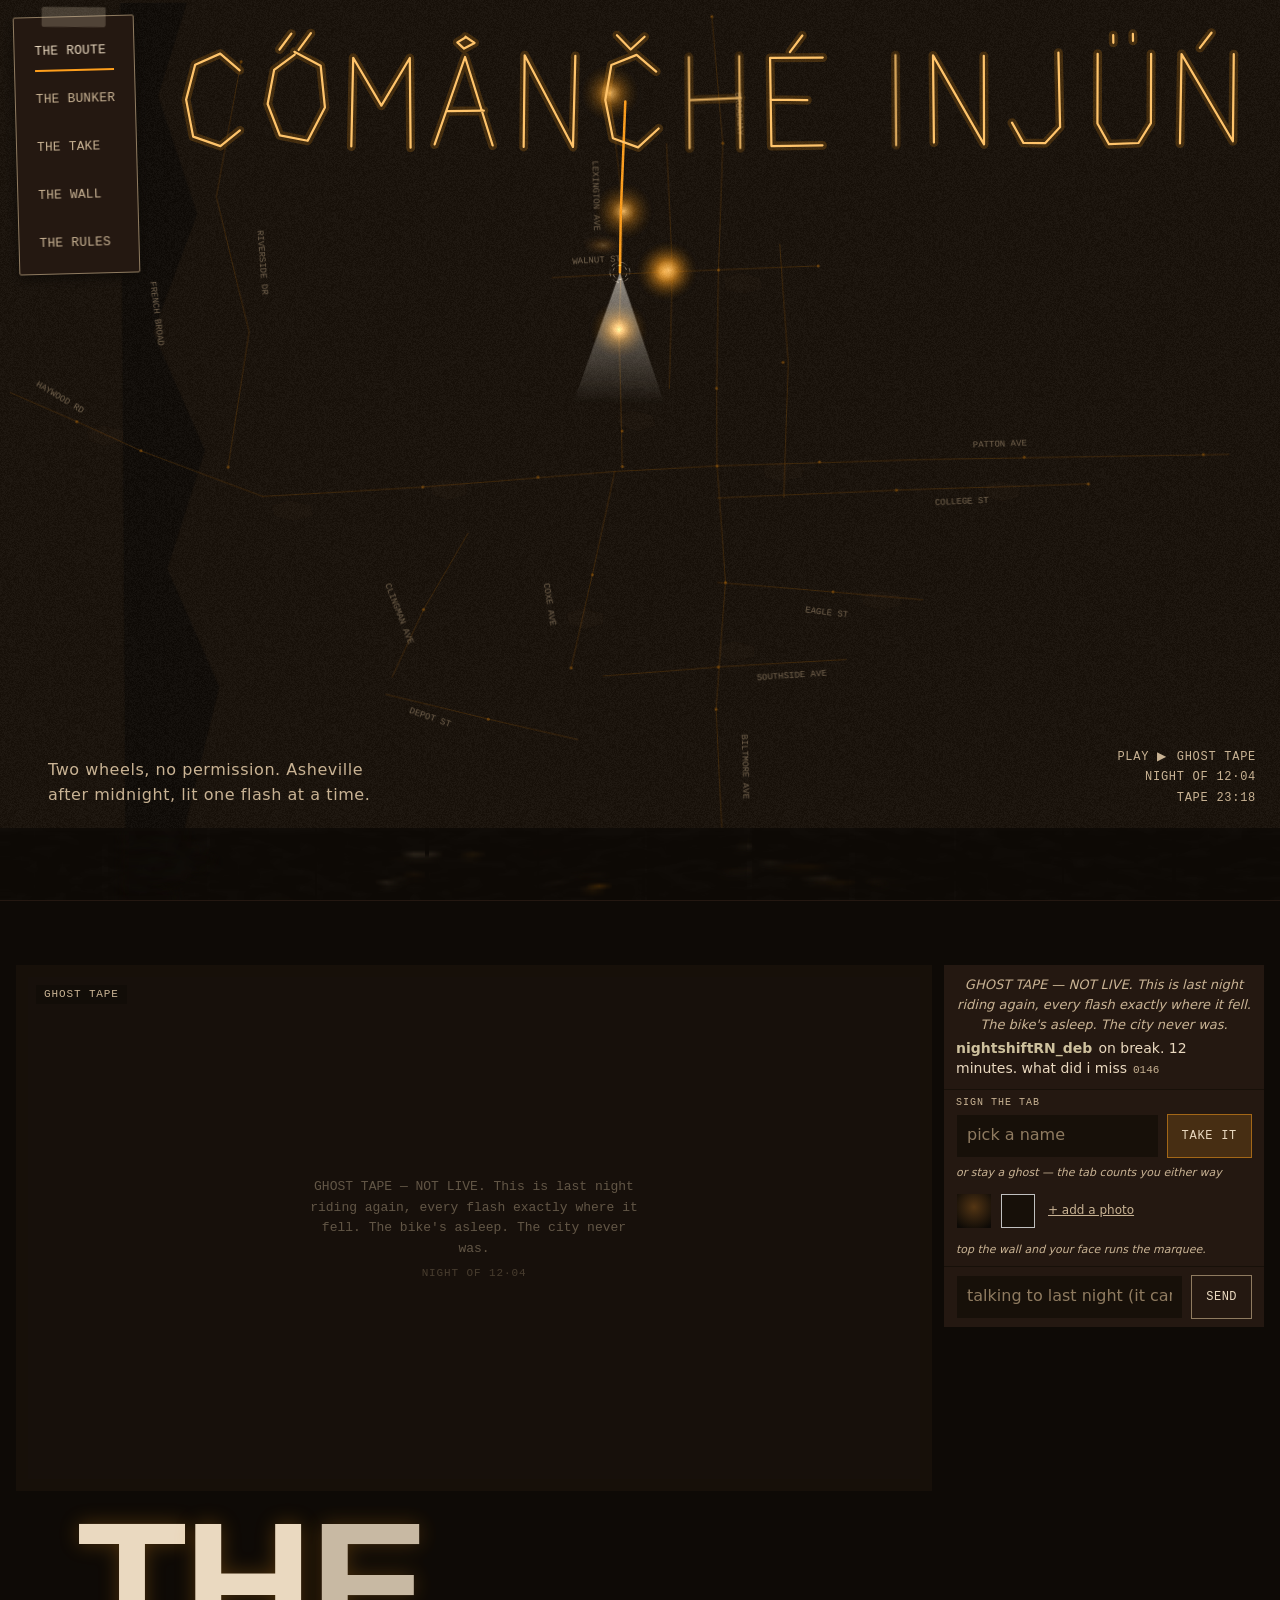
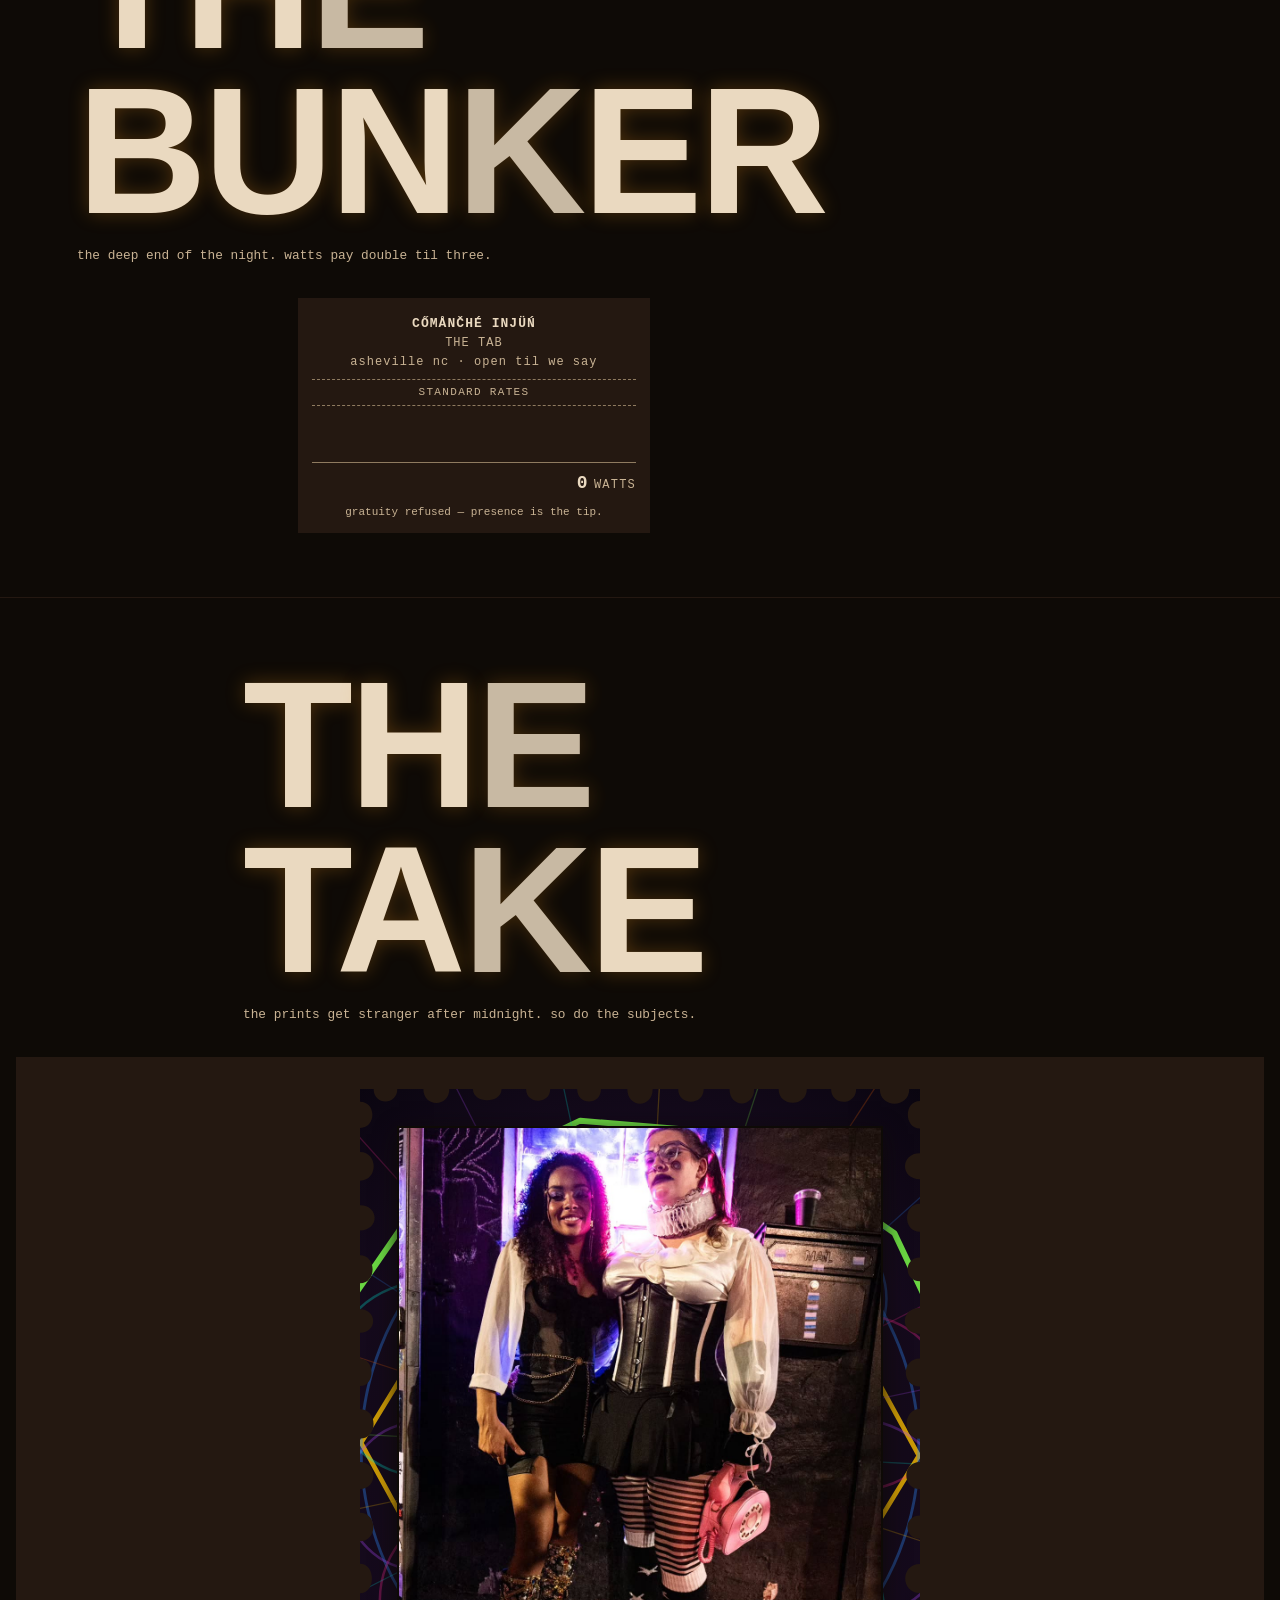
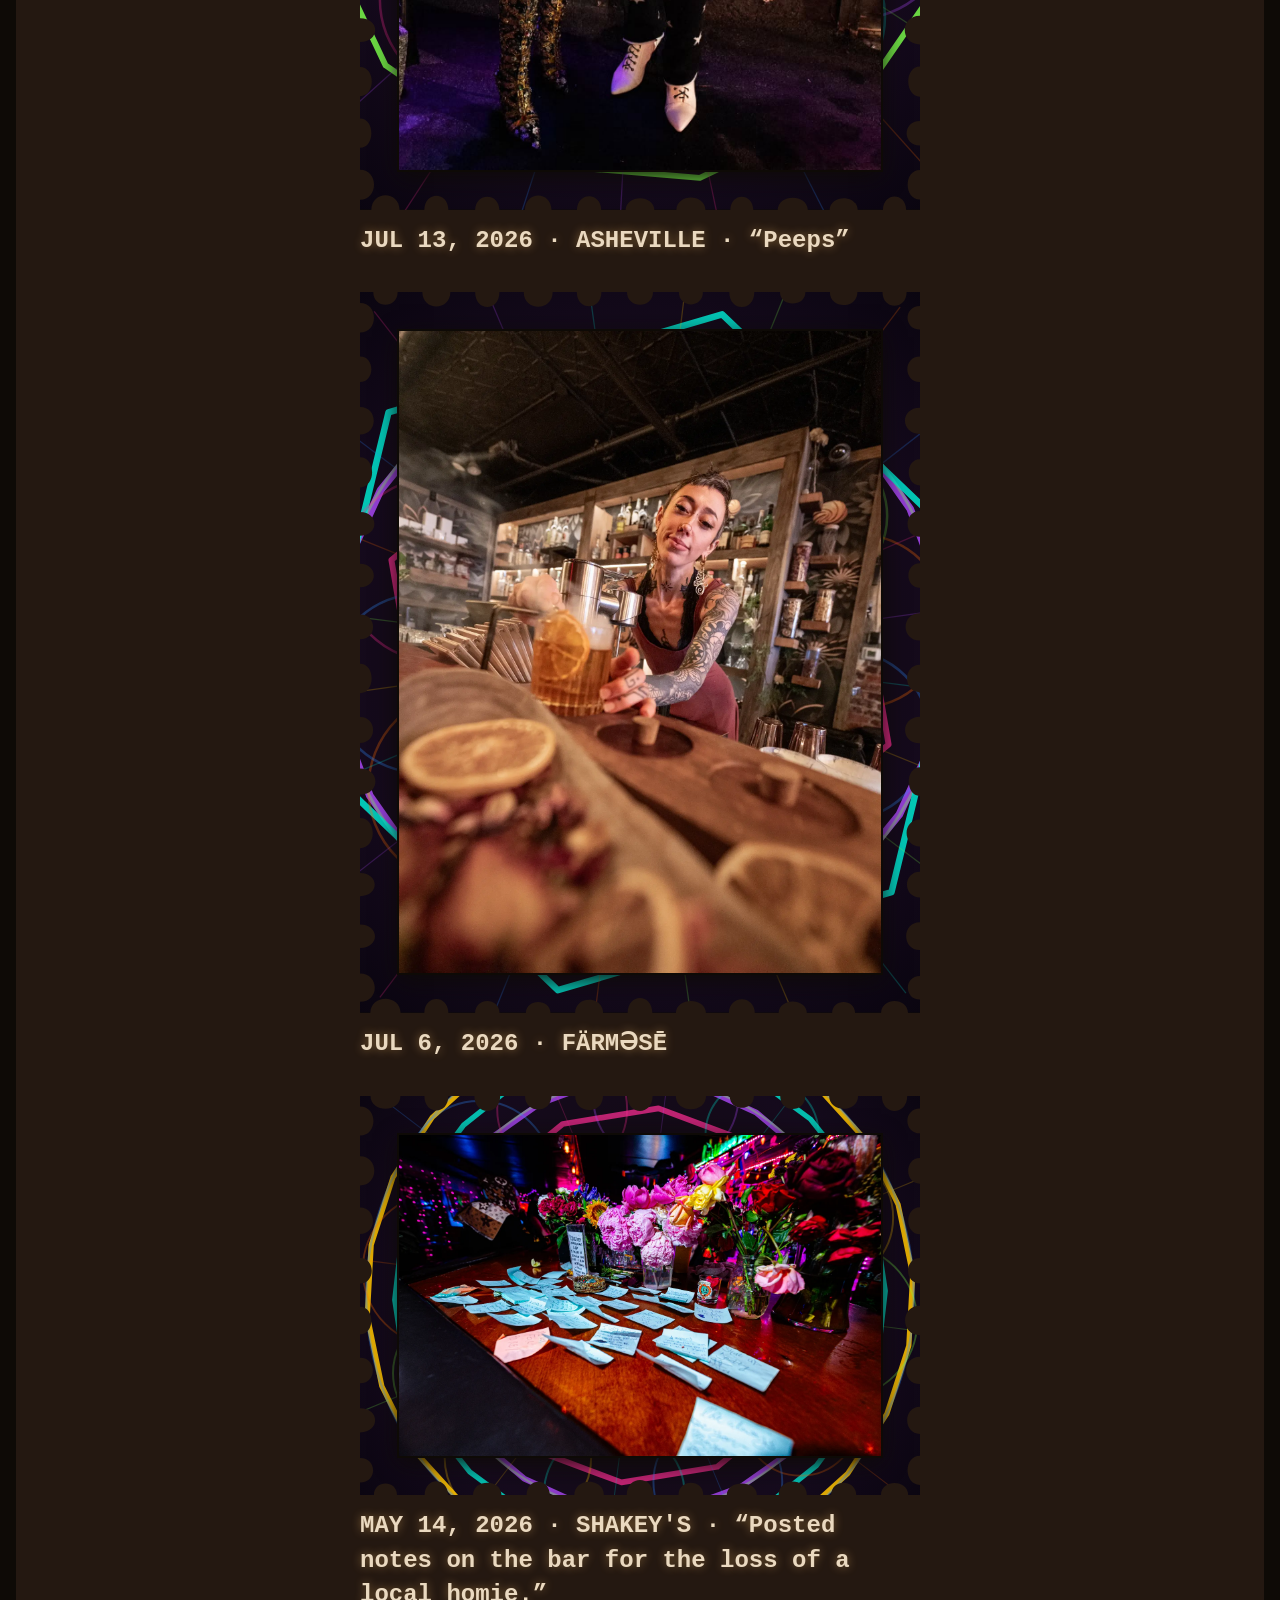
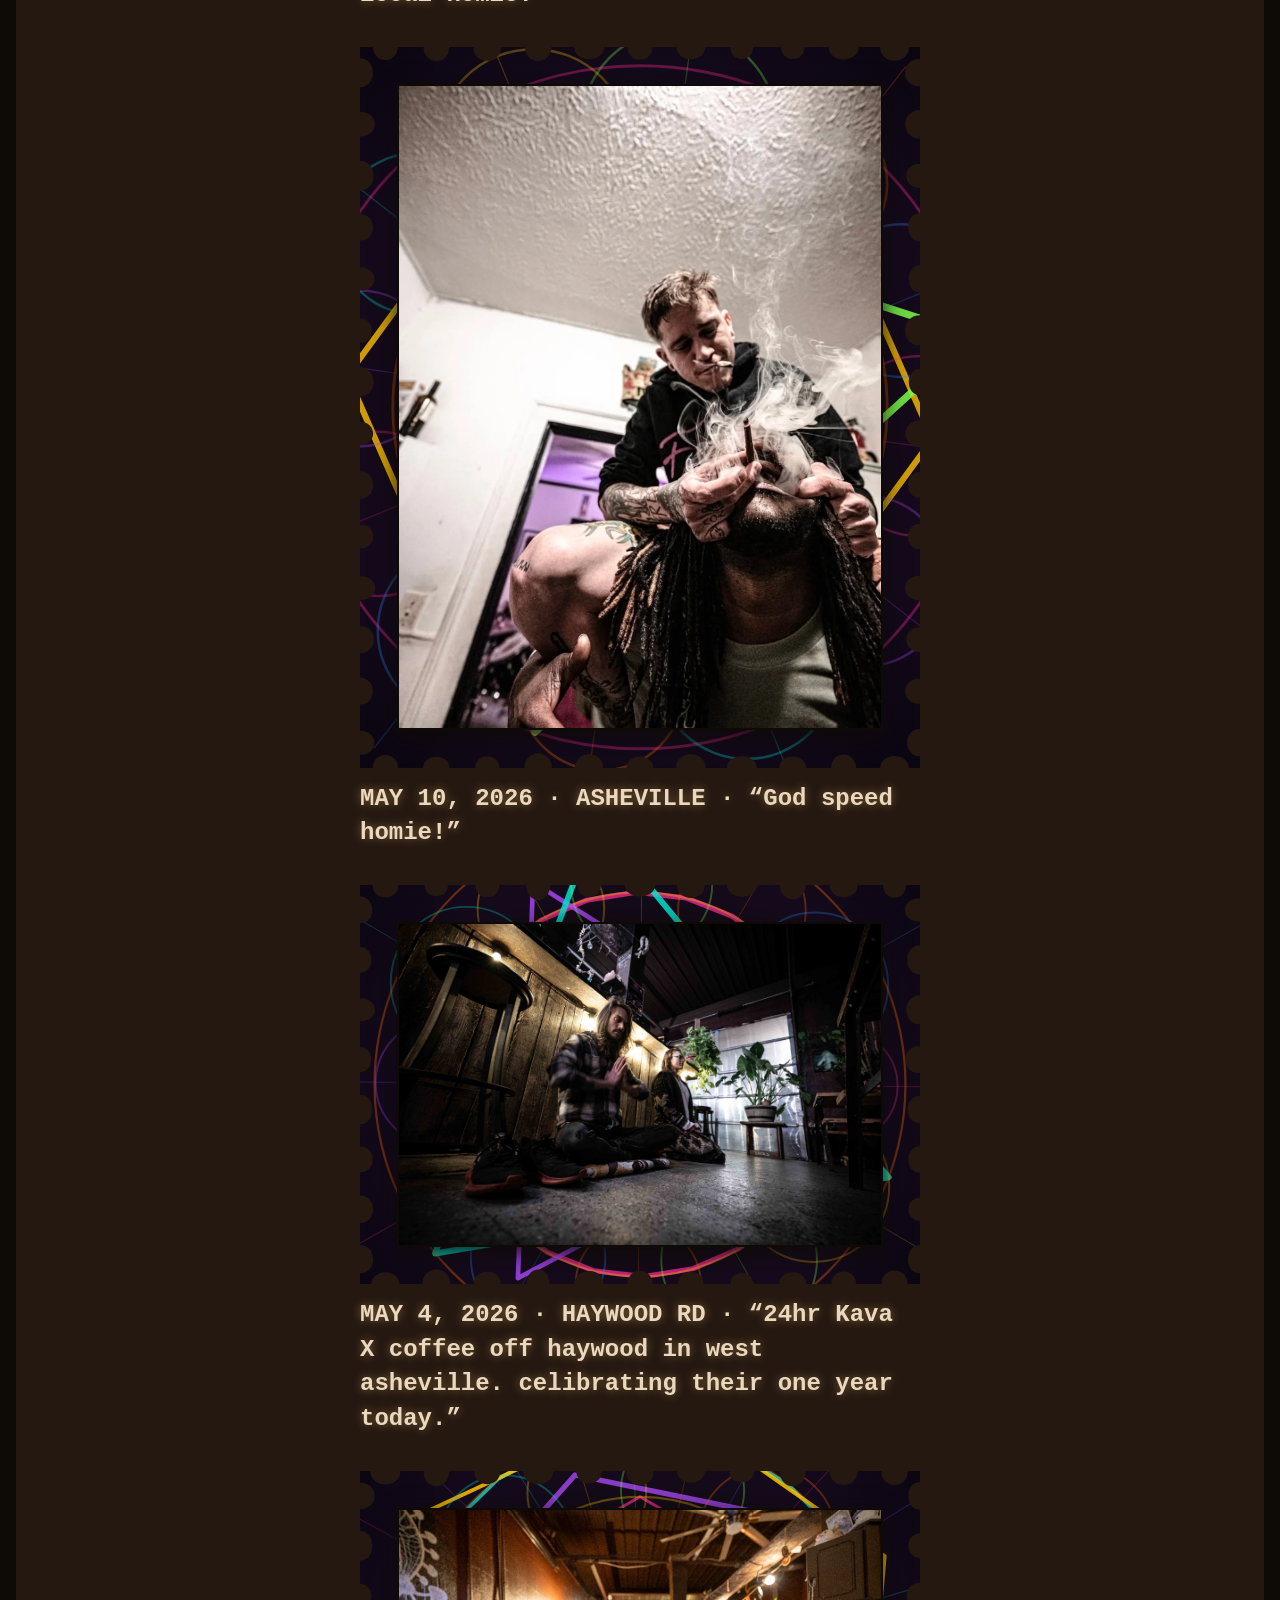
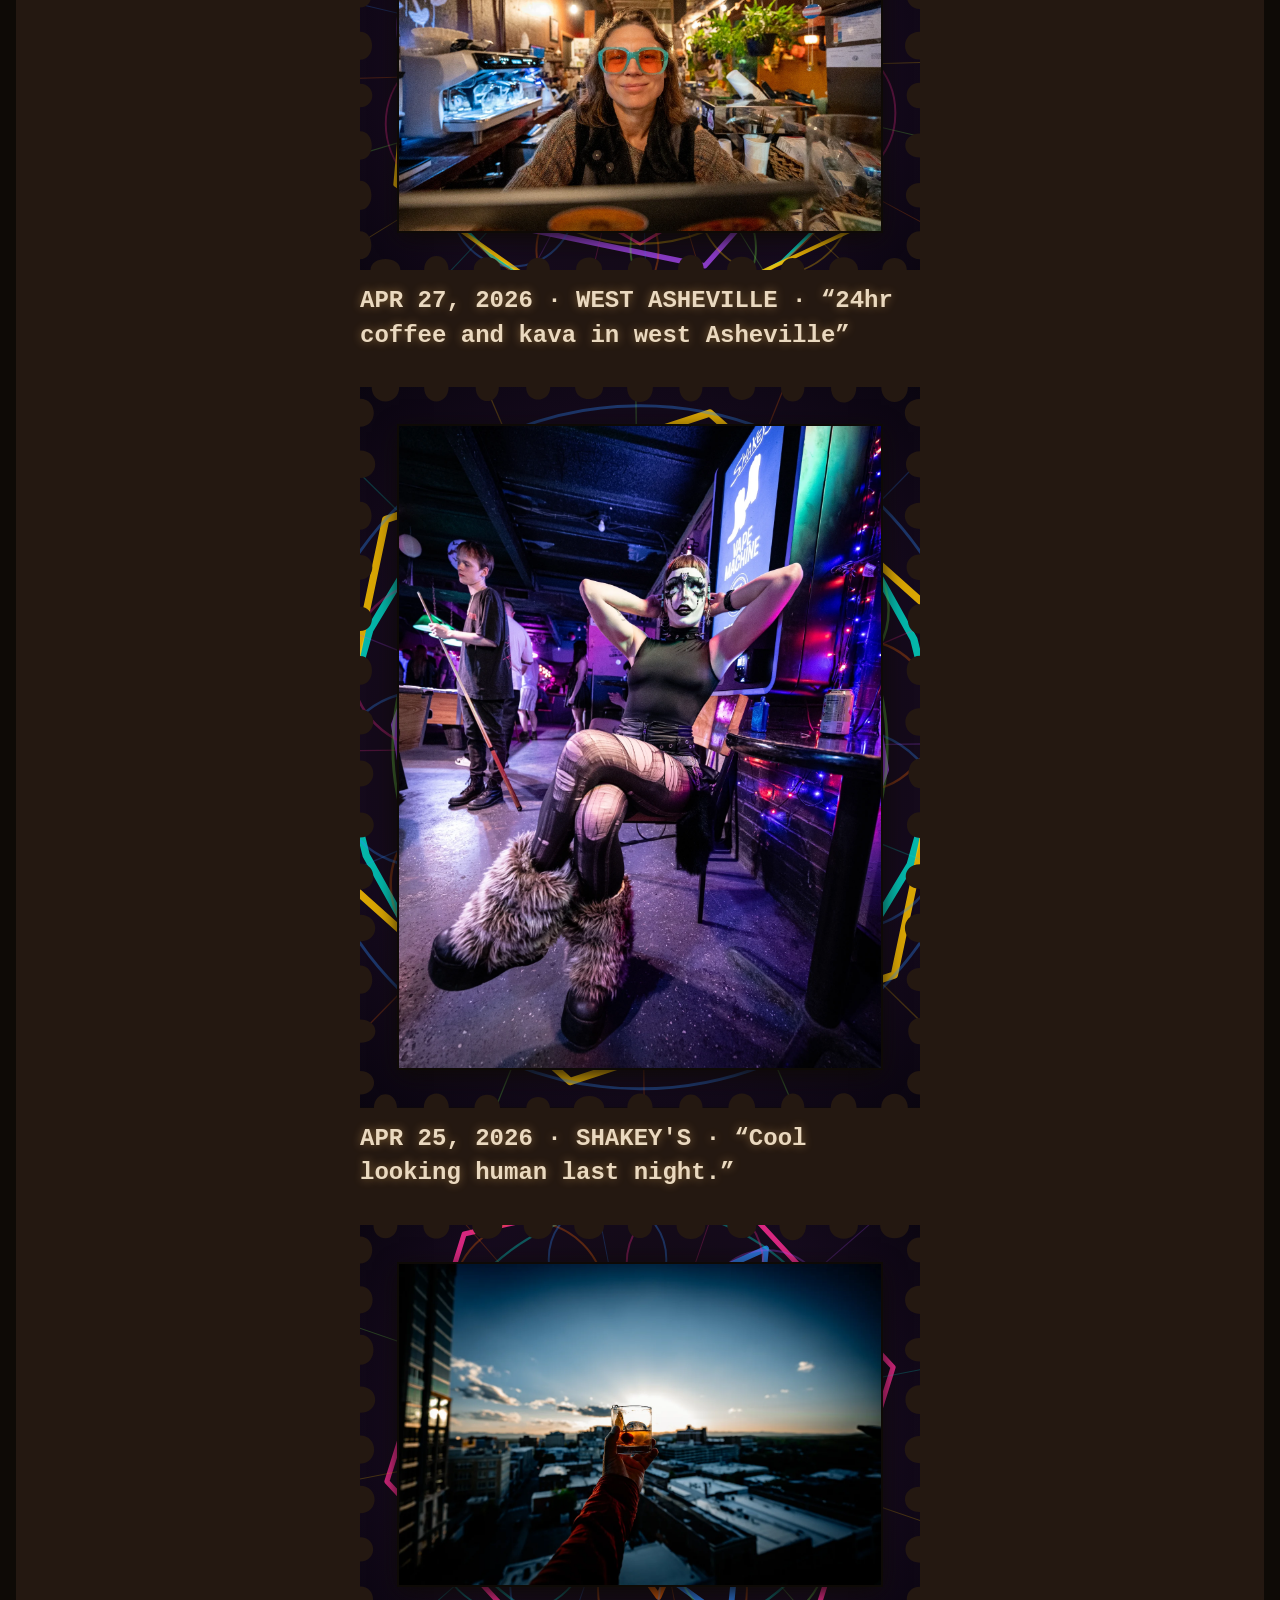
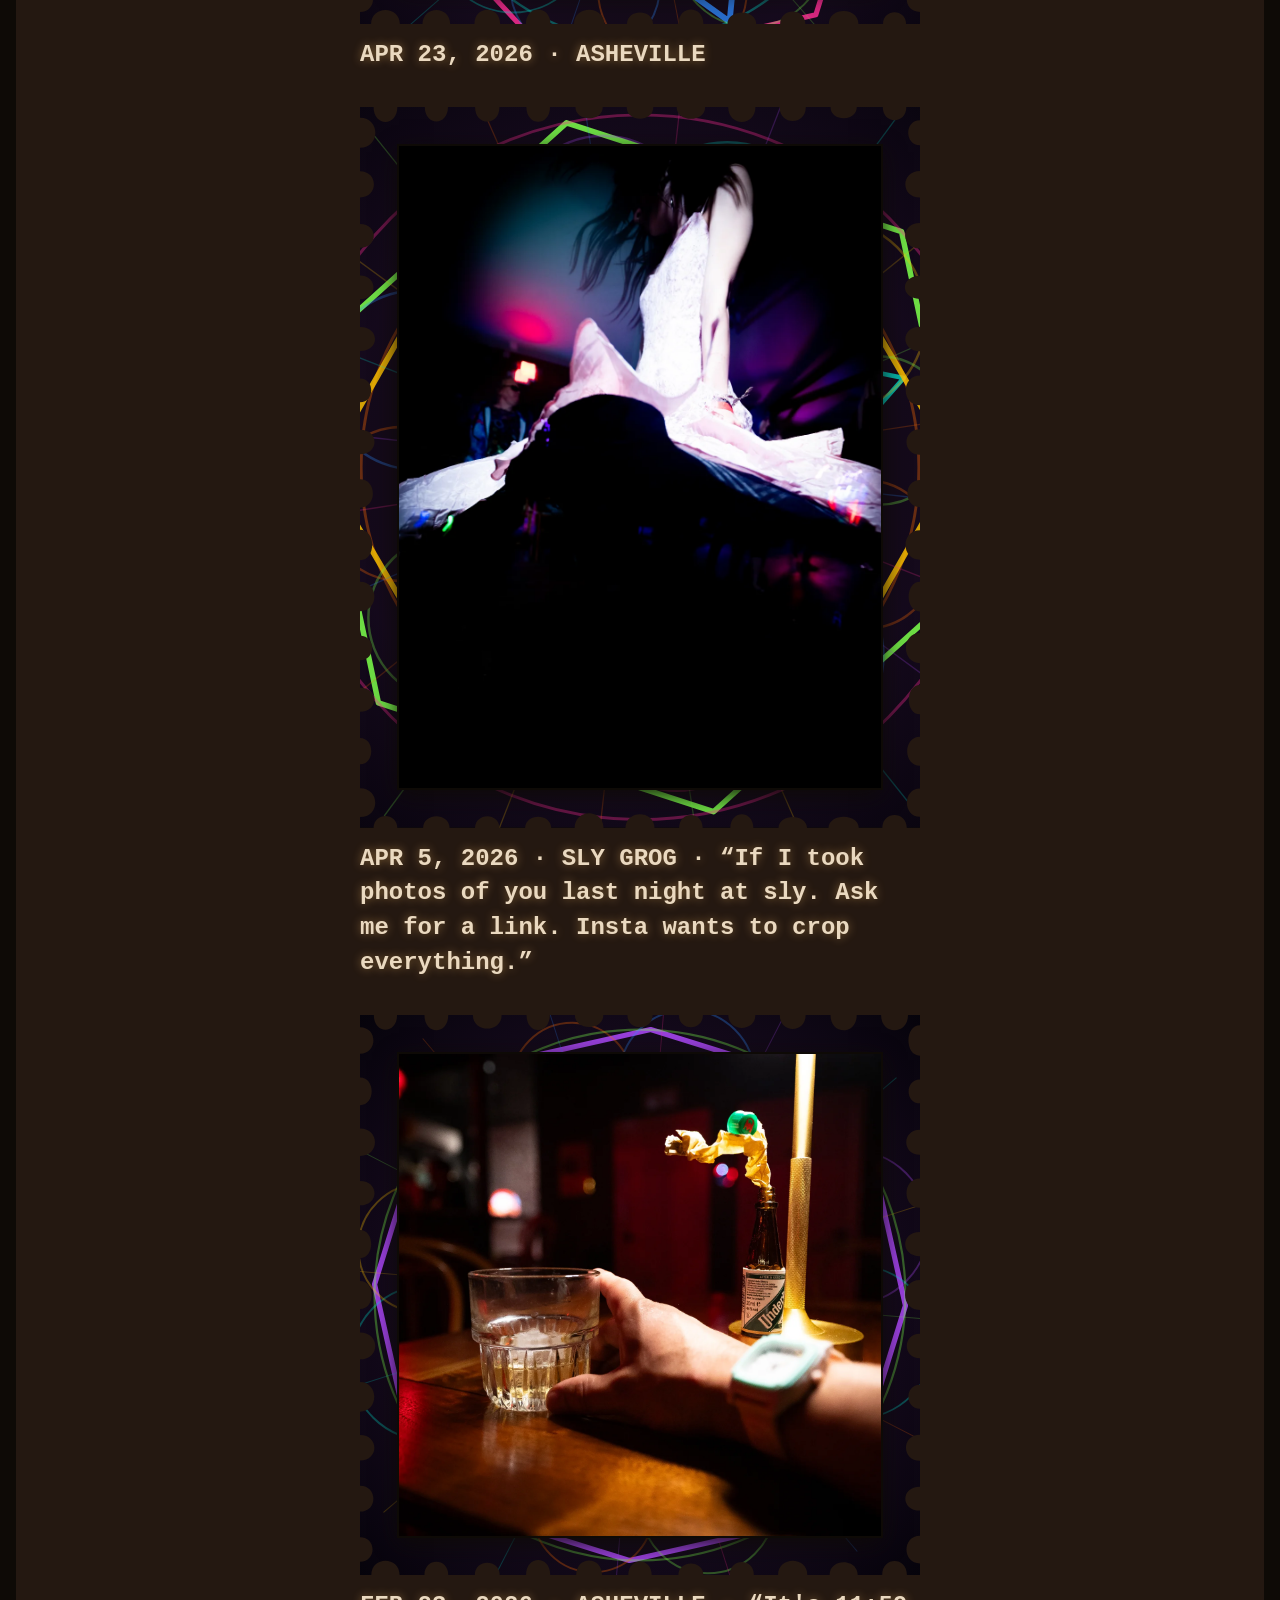
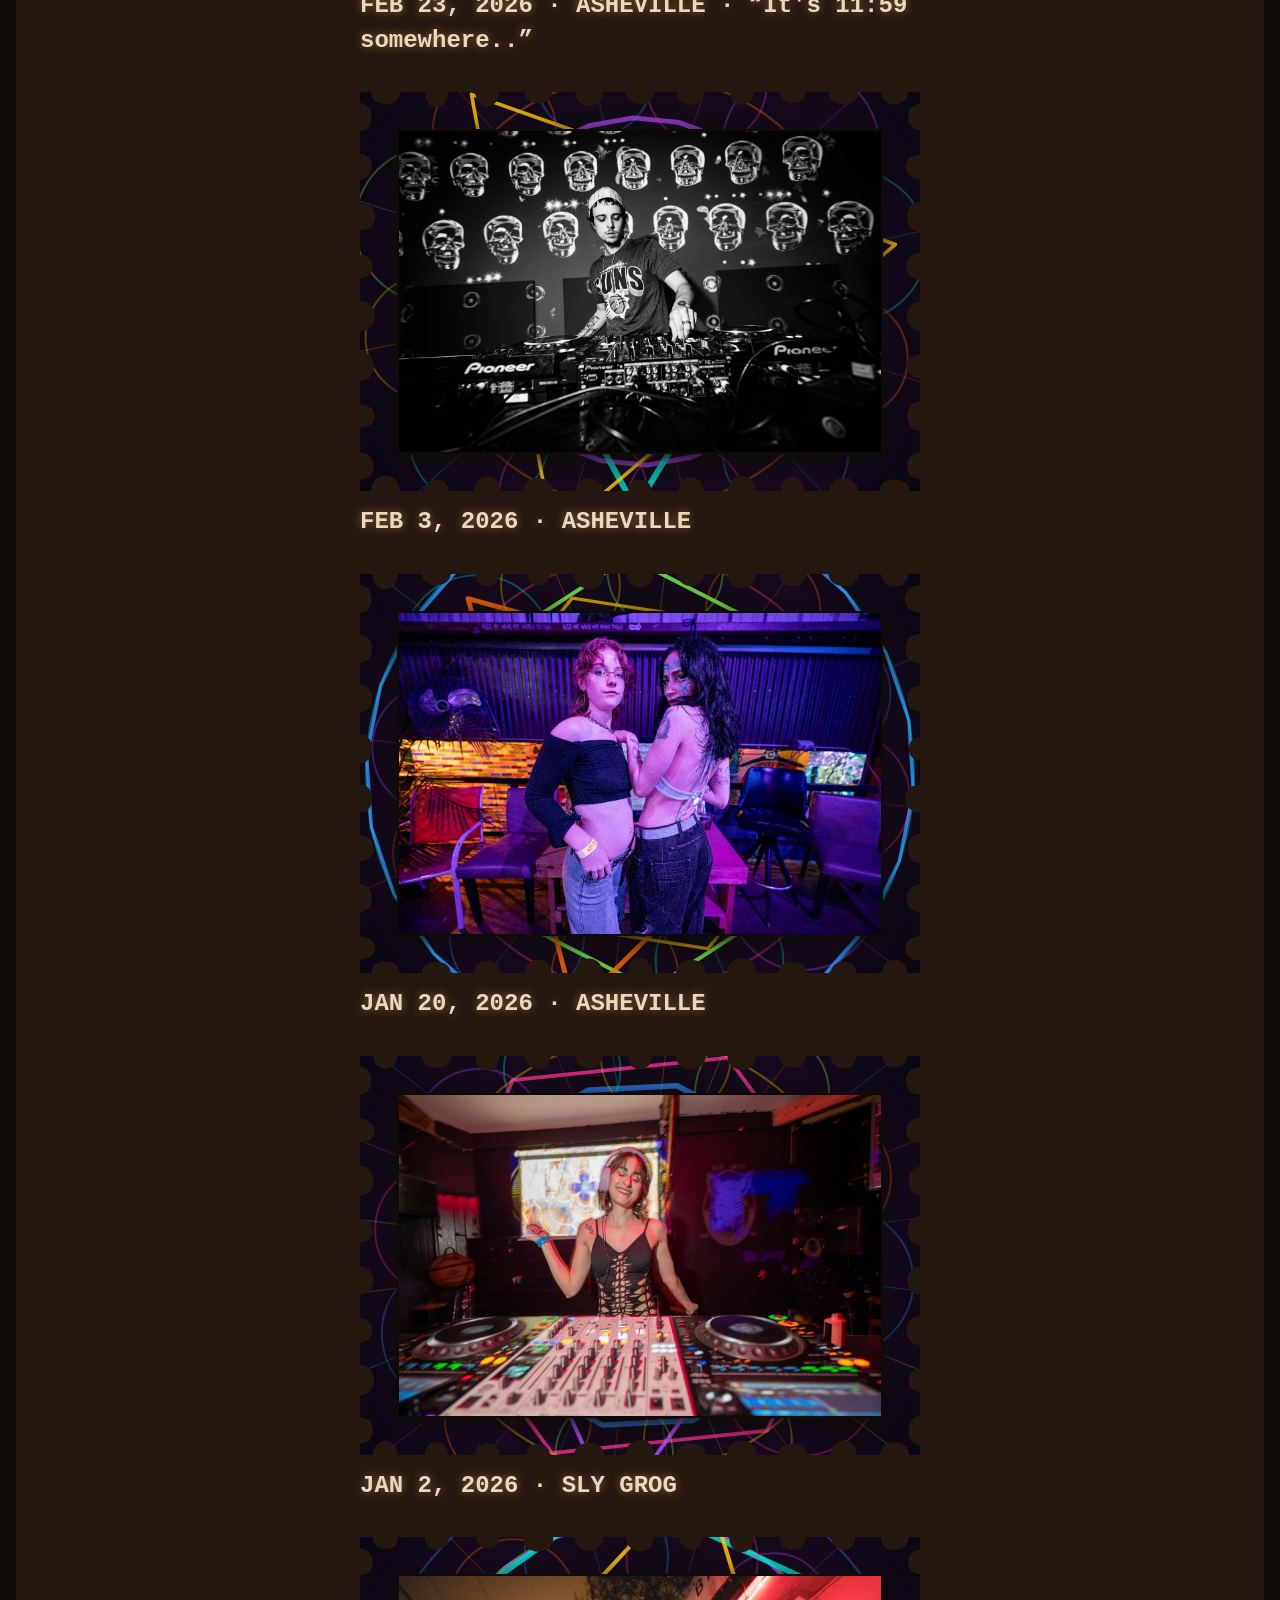
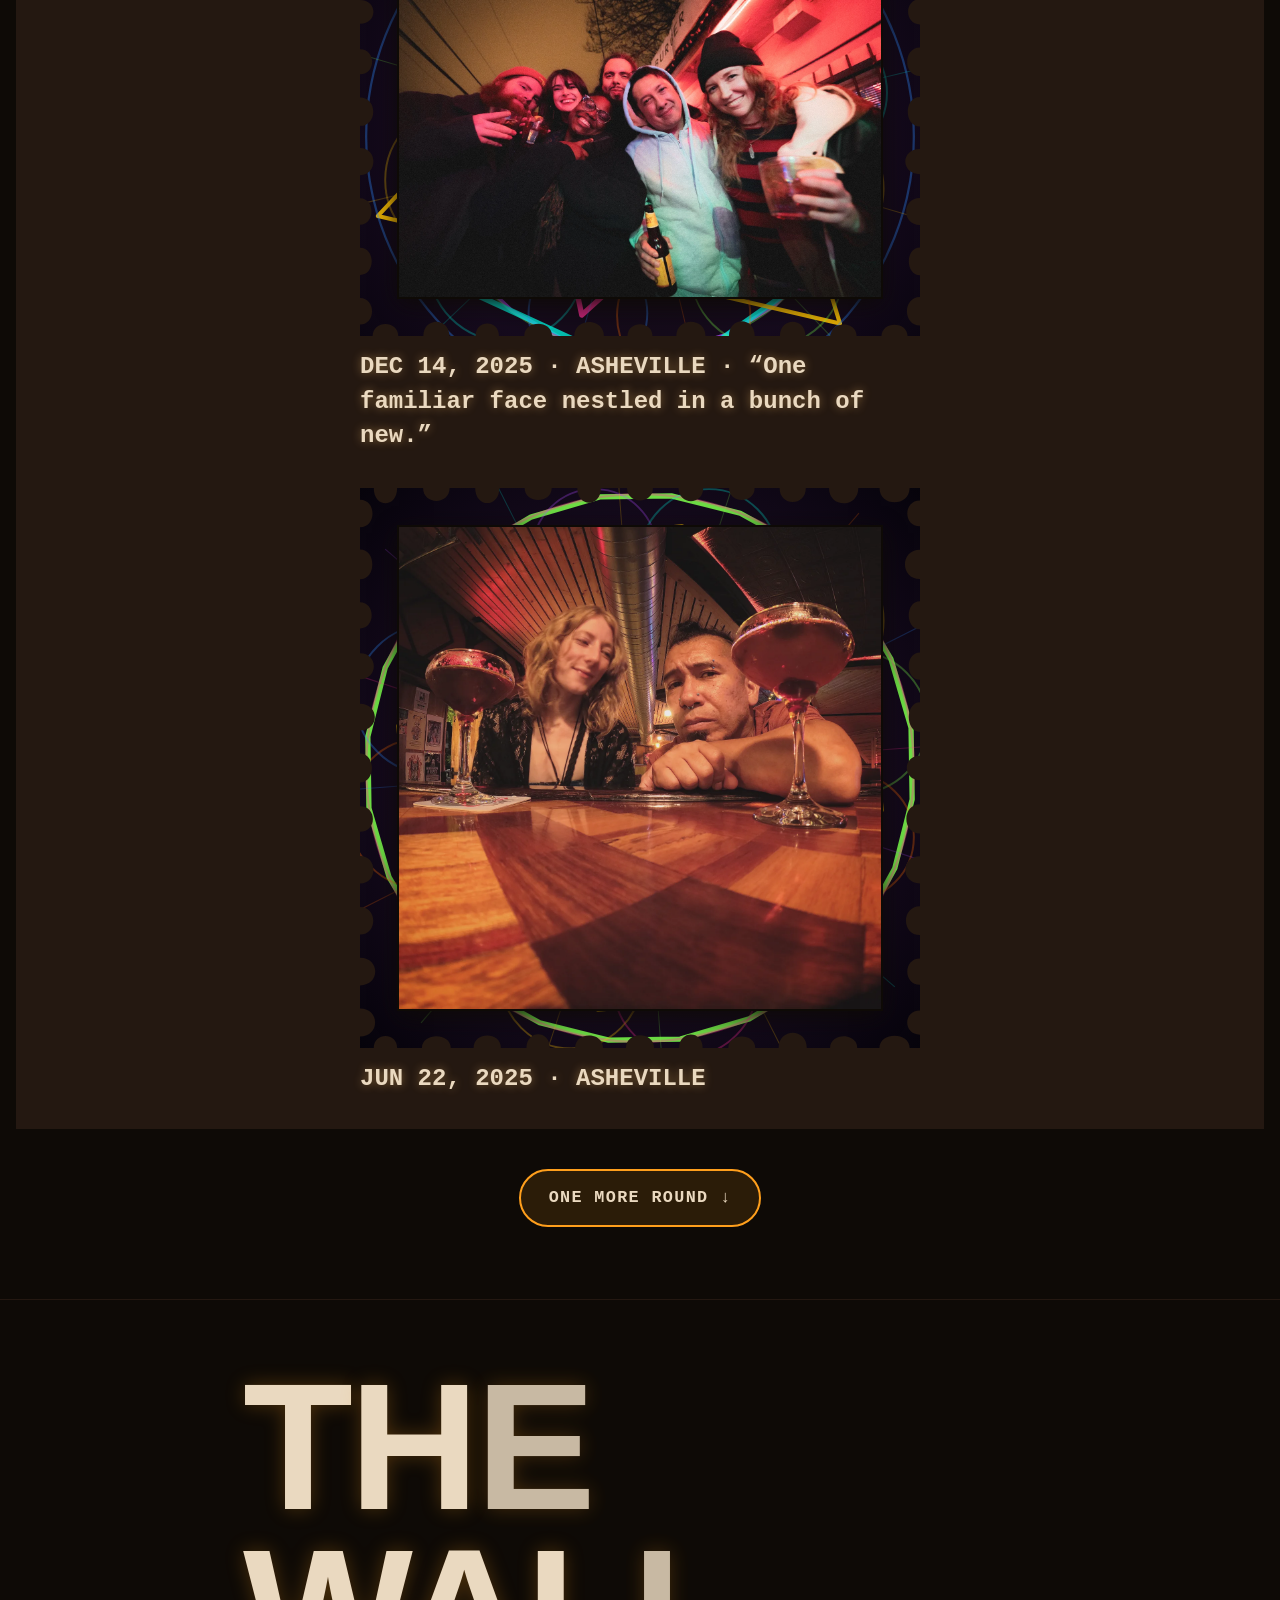
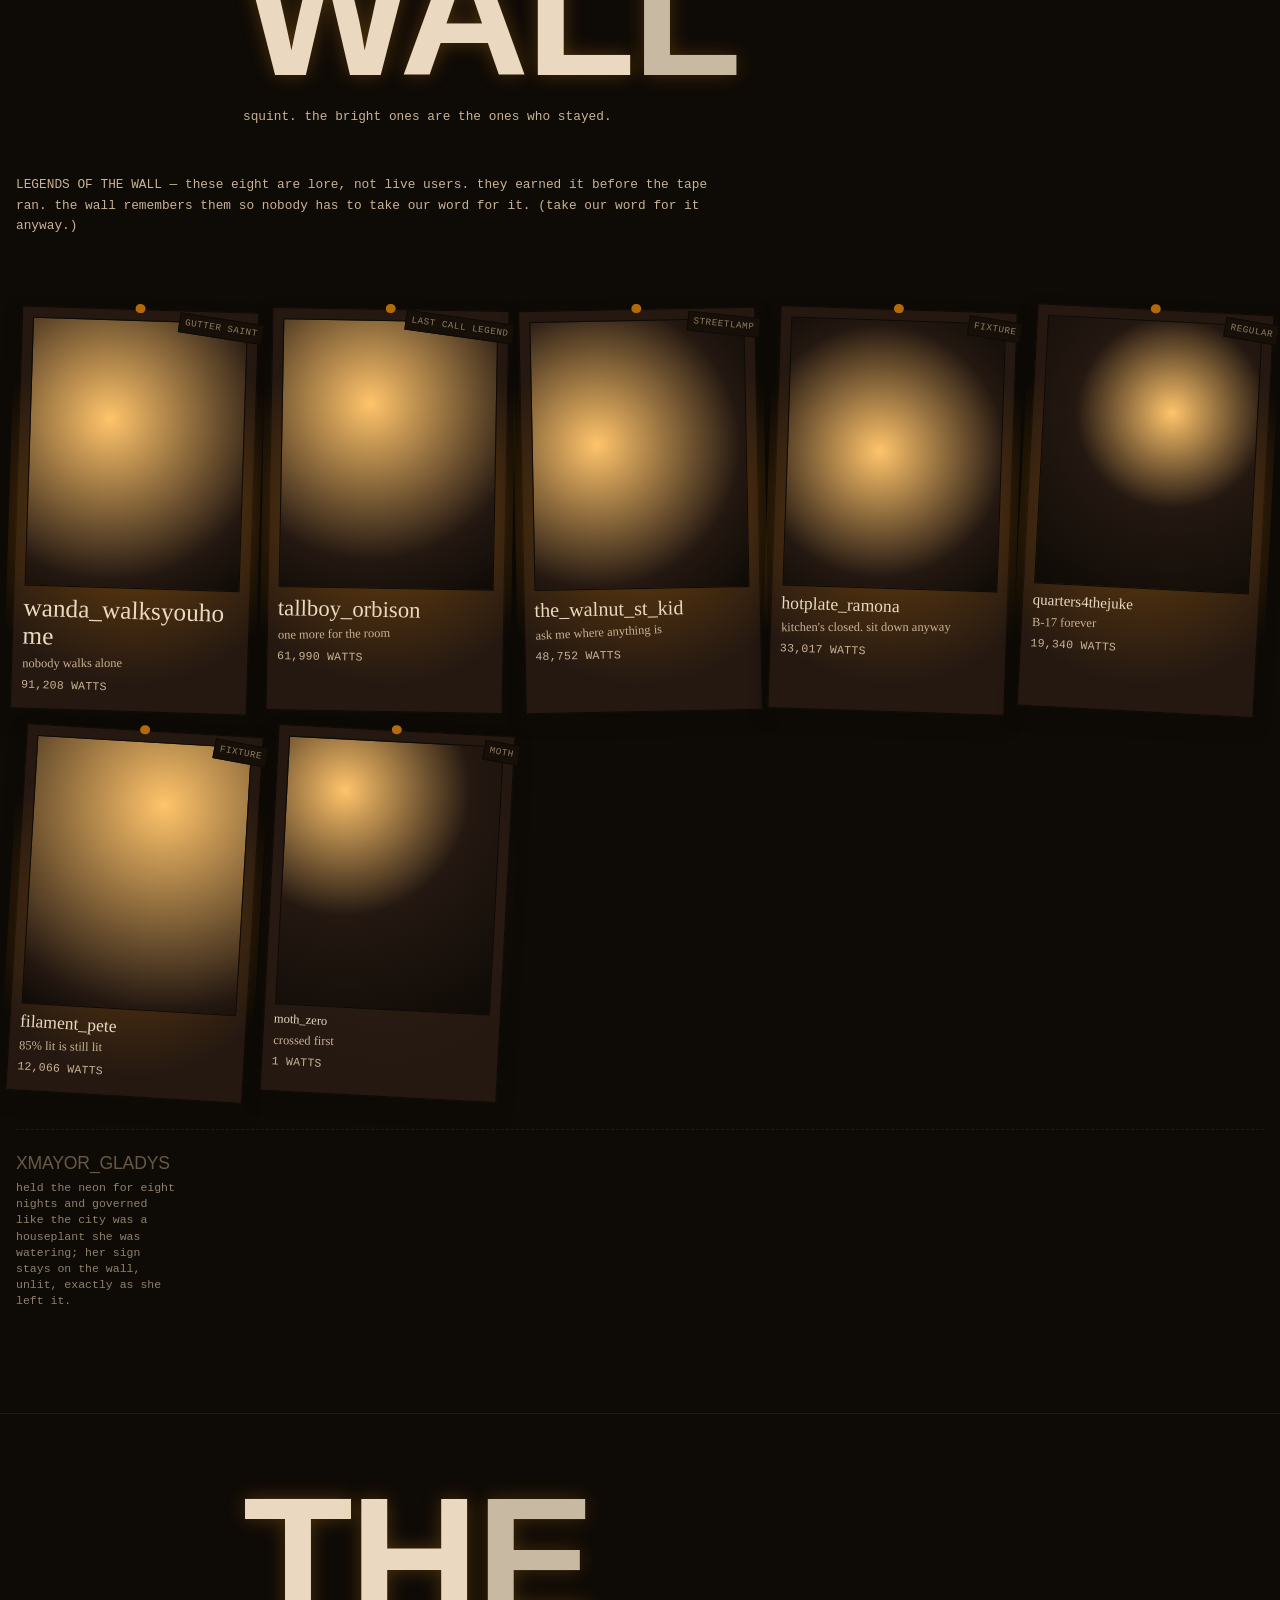
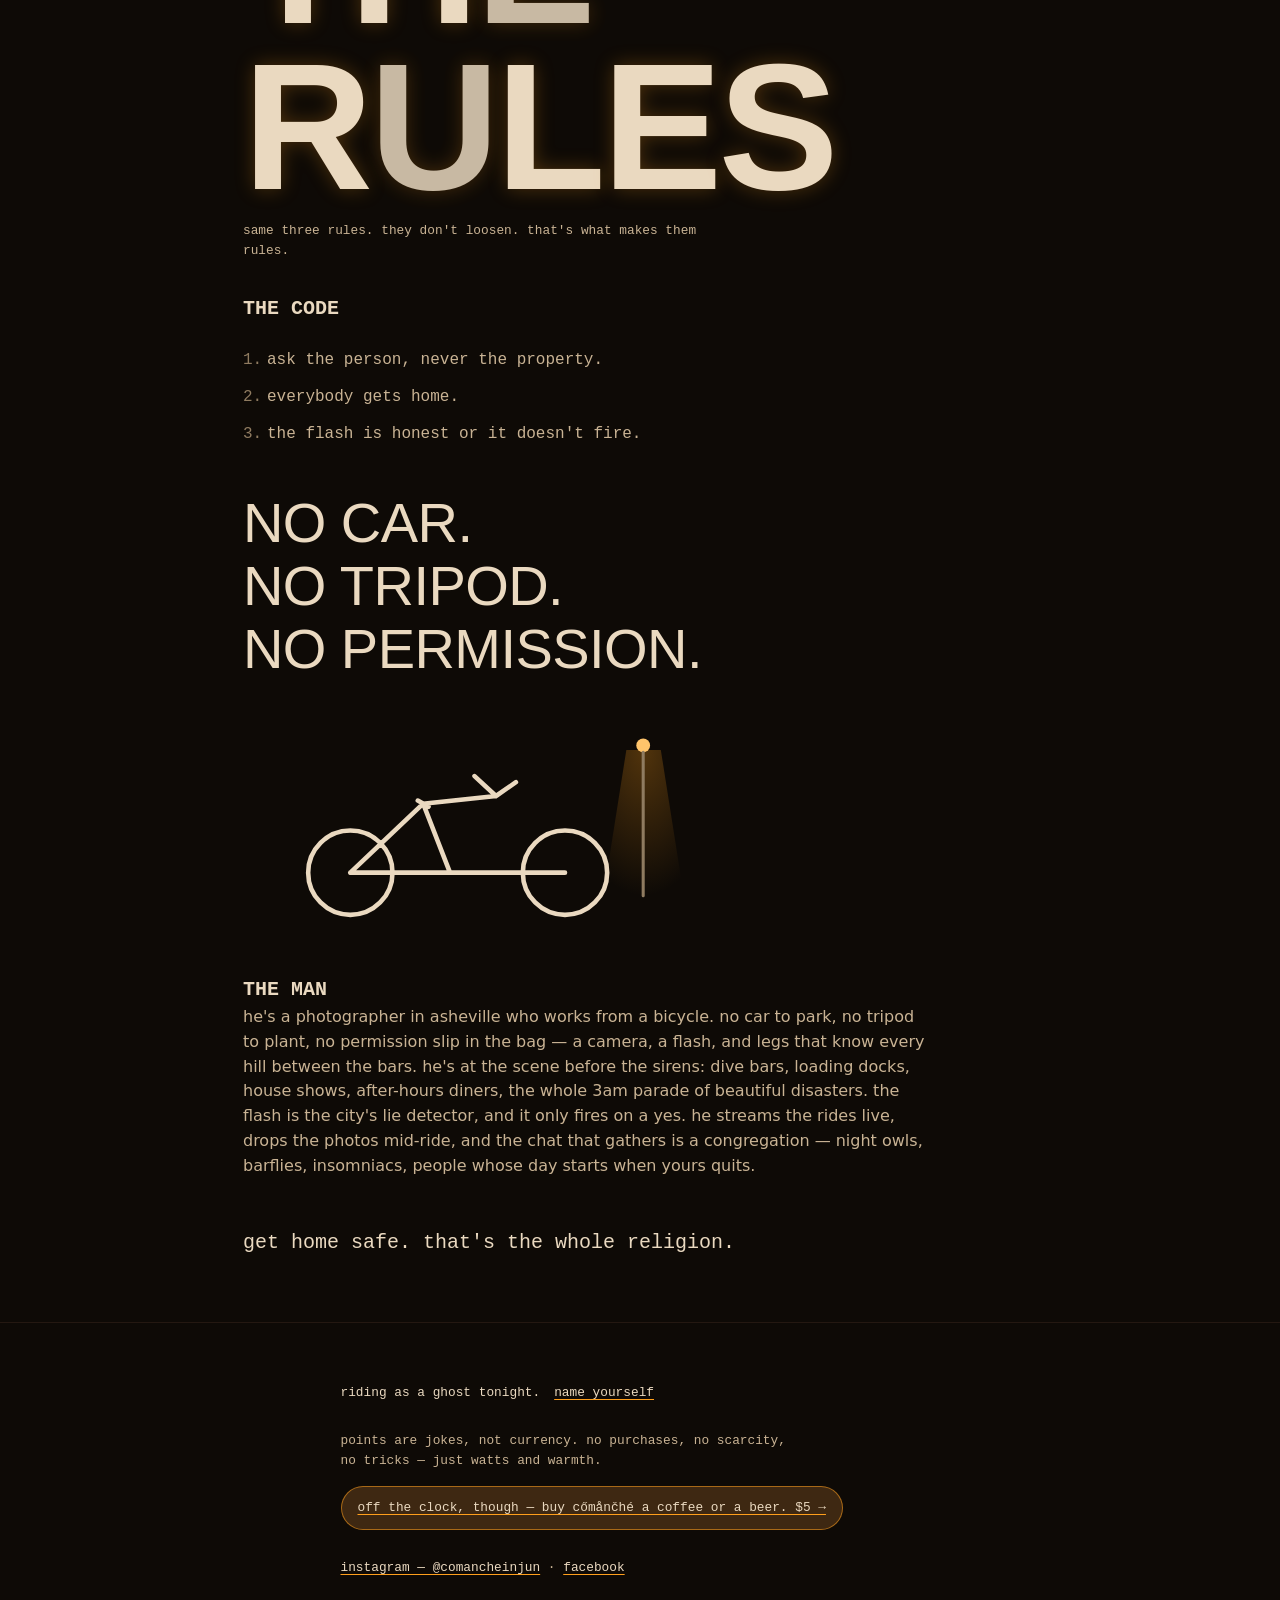
<file: index.html>
<!--
  index.html — the single page, five zones. (B1 / OPERATION NIGHTSHIFT)
  WHAT: the shell every other builder mounts into. charset first, then the
        nine zone stylesheets in cascade order, the skip link, the nav route
        card, five zone anchors (#route #bunker #take #wall #code), the
        door-check dialog, and the footer.
  WHY:  architecture §1 — one file = one owner, but this is the ONE file
        every other builder's module reaches into by element id.
  HOW:  every user-facing string here is intentionally EMPTY at author time
        (except <title>/<meta description>, which architecture explicitly
        requires as literal static copy for crawlers/link-unfurlers that
        never run JS) — main.js populates the rest via strings.js `t()` on
        boot and on every state:change (architecture §11.3).
  GOTCHA: #tab-dock is B4's mount point, nested inside #bunker — B3
        (bunker.js/chatdock.js) never touches it. data-state/data-afterhours
        on <html> are sane static defaults; state.js overwrites them
        synchronously as the very first thing main.js does.
-->
<!doctype html>
<html lang="en" data-state="offline" data-afterhours="false">
<head>
  <meta charset="utf-8">
  <meta name="viewport" content="width=device-width, initial-scale=1">
  <title>Cőmånčhé INjüń — asheville after midnight</title>
  <meta name="description" id="meta-description" content="Two wheels, no permission. Asheville after midnight, lit one flash at a time. Live rides, photo drops, and the wall of regulars. Get home safe.">

  <!-- share card (Open Graph + Twitter) — absolute URLs so scrapers resolve
       them off any page path. Update og:url/og:image host if the site moves. -->
  <meta property="og:type" content="website">
  <meta property="og:site_name" content="Cőmånčhé INjüń">
  <meta property="og:title" content="Cőmånčhé INjüń — asheville after midnight">
  <meta property="og:description" content="Two wheels, no permission. Asheville after midnight, lit one flash at a time. Live rides, photo drops, and the wall of regulars.">
  <meta property="og:url" content="https://guyrstewart-sudo.github.io/comancheinjun/">
  <meta property="og:image" content="https://guyrstewart-sudo.github.io/comancheinjun/assets/og.jpg">
  <meta property="og:image:type" content="image/jpeg">
  <meta property="og:image:width" content="1200">
  <meta property="og:image:height" content="630">
  <meta property="og:image:alt" content="Cőmånčhé INjüń — asheville after midnight">
  <meta name="twitter:card" content="summary_large_image">
  <meta name="twitter:title" content="Cőmånčhé INjüń — asheville after midnight">
  <meta name="twitter:description" content="Two wheels, no permission. Asheville after midnight, lit one flash at a time.">
  <meta name="twitter:image" content="https://guyrstewart-sudo.github.io/comancheinjun/assets/og.jpg">

  <link rel="stylesheet" href="./css/tokens.css">
  <link rel="stylesheet" href="./css/base.css">
  <link rel="stylesheet" href="./css/nav.css">
  <link rel="stylesheet" href="./css/hero.css">
  <link rel="stylesheet" href="./css/bunker.css">
  <link rel="stylesheet" href="./css/tab.css">
  <link rel="stylesheet" href="./css/take.css">
  <link rel="stylesheet" href="./css/wall.css">
  <link rel="stylesheet" href="./css/fx.css">
</head>
<body>
  <a href="#main" class="skip-link" id="skip-link">skip to main content</a>

  <!-- the one shared dim layer (motion bible §3/§2.2) — B4's Rewire and
       B6's lightbox drive it via NightFX.scrim(). -->
  <div id="global-scrim" class="fx-scrim" aria-hidden="true"></div>

  <nav id="site-nav" class="route-card">
    <ul id="nav-list" class="route-card__list"></ul>
  </nav>

  <main id="main">
    <!-- ============================================================ -->
    <section id="route" class="zone" aria-labelledby="route-sign">
      <div class="zone__inner">
        <div class="plate">
          <h2 id="route-sign" class="plate-heading"></h2>
          <p id="route-sub" class="plate-sub"></p>
        </div>
      </div>
      <!-- B2 (hero/route.js) mounts THE ROUTE canvas + OSD directly into
           this section root. -->
    </section>

    <!-- ============================================================ -->
    <section id="bunker" class="zone" aria-labelledby="bunker-sign">
      <div class="zone__inner">
        <div class="plate">
          <h2 id="bunker-sign" class="plate-heading"></h2>
          <p id="bunker-sub" class="plate-sub"></p>
        </div>
        <!-- B4 (tab/receipt.js) mounts THE TAB receipt HUD here. B3
             (bunker.js/chatdock.js) never touches this node. -->
        <div id="tab-dock"></div>
      </div>
      <!-- B3 (bunker.js: embed plate; chatdock.js: THE RAIL) mounts
           directly into this section root, alongside #tab-dock. -->
    </section>

    <!-- ============================================================ -->
    <section id="take" class="zone" aria-labelledby="take-sign">
      <div class="zone__inner">
        <div class="plate">
          <h2 id="take-sign" class="plate-heading"></h2>
          <p id="take-sub" class="plate-sub"></p>
        </div>
      </div>
      <!-- B6 (take/gallery.js) mounts the bar-table print scatter here. -->
    </section>

    <!-- ============================================================ -->
    <section id="wall" class="zone" aria-labelledby="wall-sign">
      <div class="zone__inner">
        <div class="plate">
          <h2 id="wall-sign" class="plate-heading"></h2>
          <p id="wall-sub" class="plate-sub"></p>
        </div>
      </div>
      <!-- B7 (wall/wall.js) mounts the lineup + mayor neon here. -->
    </section>

    <!-- ============================================================ -->
    <section id="code" class="zone" aria-labelledby="rules-sign">
      <div class="zone__inner">
        <div class="plate">
          <h2 id="rules-sign" class="plate-heading"></h2>
          <p id="rules-sub" class="plate-sub"></p>
        </div>

        <h3 id="rules-plate-title" class="plate-sub" style="font-size:var(--fs-md);color:var(--vapor);"></h3>
        <ol id="rules-code" class="rules__code"></ol>

        <ul id="rules-stack" class="rules__stack" aria-hidden="false"></ul>

        <svg id="bicycle-svg" class="rules__bicycle" viewBox="0 0 600 260" role="img" aria-label="">
          <!-- decorative lamp cone, sits behind the bicycle -->
          <defs>
            <radialGradient id="lampCone" cx="50%" cy="0%" r="100%">
              <stop offset="0%" stop-color="var(--sodium)" stop-opacity="0.28" />
              <stop offset="100%" stop-color="var(--sodium)" stop-opacity="0" />
            </radialGradient>
          </defs>
          <polygon points="500,30 545,30 575,220 470,220" fill="url(#lampCone)" />
          <circle cx="522" cy="24" r="9" fill="var(--sodium-hot)" />
          <line x1="522" y1="33" x2="522" y2="220" stroke="var(--vapor-ghost)" stroke-width="4" stroke-linecap="round" />
          <!-- the site's one illustration: a single continuous-line bicycle -->
          <path
            d="M140,190 m-55,0 a55,55 0 1,0 110,0 a55,55 0 1,0 -110,0
               M420,190 m-55,0 a55,55 0 1,0 110,0 a55,55 0 1,0 -110,0
               M140,190 L235,100 L330,90 M235,100 L270,190 L420,190 M270,190 L140,190
               M330,90 L302,64 M330,90 L356,72 M228,96 L242,104"
            fill="none" stroke="var(--vapor)" stroke-width="6" stroke-linecap="round" stroke-linejoin="round" />
        </svg>

        <h3 id="rules-bio-title" class="plate-sub" style="font-size:var(--fs-md);color:var(--vapor);"></h3>
        <p id="rules-bio" class="rules__bio"></p>

        <p id="rules-closer" class="rules__closer"></p>
      </div>
    </section>
  </main>

  <footer class="site-footer">
    <div class="zone__inner">
      <p id="footer-identity" class="site-footer__identity">
        <span id="footer-riding"></span>
        <button type="button" id="footer-change-name" class="site-footer__change tap-target"></button>
      </p>
      <p id="footer-integrity" class="plate-sub"></p>
      <!-- tip jar: a plain static link so no cached JS can ever hide it. To
           change the destination/amount, edit this href — Comanche's own
           Cash App, $5 pre-filled. -->
      <p class="site-footer__tip-line">
        <a class="site-footer__tip tap-target" href="https://cash.app/$RudeCashus/5.00" target="_blank" rel="noopener">off the clock, though — buy cőmånčhé a coffee or a beer. $5 →</a>
      </p>
      <p>
        <a id="footer-instagram" href="#" class="tap-target" rel="noopener"></a>
        ·
        <a id="footer-facebook" href="#" class="tap-target" rel="noopener"></a>
      </p>
      <p id="footer-signoff" class="plate-sub"></p>
    </div>
  </footer>

  <script type="module" src="./js/main.js"></script>
</body>
</html>
</file>
<file: css/tokens.css>
/**
 * tokens.css — the one design-token file. (B1 / OPERATION NIGHTSHIFT)
 *
 * WHAT: :root custom properties for palette (constitution §2), type stacks
 *       (§3), spacing scale, radii, z-index scale, and the Motion Bible's
 *       shared duration, easing, and afterhours-scale tokens (02-motion.md §2.1).
 * WHY:  "Zero raw hex, zero raw px/ms/deg values inside any component's CSS"
 *       (motion bible §2.1) — every other CSS file in this site (base, nav,
 *       hero, bunker, tab, take, wall, fx) reads tokens from here ONLY.
 * HOW:  B8 owns the `.fx-*` utility CLASSES + @keyframes built on top of
 *       these tokens (fx.css) — B8 does NOT redeclare the tokens themselves,
 *       this file is their one source. AFTERHOURS scalars are flipped by a
 *       plain attribute selector on [data-afterhours="true"] (state.js
 *       stamps that attribute on <html> — architecture §2.4); canvas-internal
 *       timings (hero) can't read these live so state.js also mirrors
 *       afterhoursActive over the bus for JS consumers (motion bible §6).
 * GOTCHA: this file must stay a pure variable dictionary — no selectors
 *       beyond :root and the one [data-afterhours] override block below.
 */

:root {
  /* ============================================================
   * PALETTE — constitution §2. Component CSS uses these tokens
   * ONLY; never a raw hex. Accent ceiling: sodium on ≤10% of
   * elements (LIVE underline, active route, pin strobes, rank
   * neon, links, focus ring — nothing else).
   * ========================================================== */
  --asphalt-deep:  #0E0A06; /* AFTERHOURS ground / the French Broad void */
  --asphalt:       #171009; /* 60% dominant ground */
  --asphalt-raised:#241811; /* raised surfaces: cards, chat rail, embed plate */
  --vapor:         #EAD9C0; /* 30% — body text, print borders, flash highlights */
  --vapor-dim:     #C9B394; /* secondary text */
  --vapor-ghost:   #8F7B60; /* ghost text, timestamps, dead lamps — large/decorative only */
  --sodium-hot:    #FFC46B; /* just-flashed core, neon tube top-stroke */
  --sodium:        #FF9F1C; /* THE accent — ≤10% of elements, hard ceiling */
  --sodium-ember:  #B36A0A; /* dying filaments, unlit grid — decorative ONLY, never text */
  --flash:         #FFF8EC; /* the camera flash overlay — never a background */

  /* ============================================================
   * TYPE STACKS — constitution §3. Zero webfonts, system stacks only.
   * ========================================================== */
  --font-display: Haettenschweiler, "Arial Narrow Bold", Impact, "Avenir Next Condensed", "Franklin Gothic Medium", sans-serif-condensed, sans-serif;
  --font-mono:    ui-monospace, "Cascadia Mono", Consolas, Menlo, "Roboto Mono", "Courier New", monospace;
  --font-body:    system-ui, "Segoe UI", Roboto, "Helvetica Neue", Arial, sans-serif;
  --font-sharpie: "Segoe Print", "Bradley Hand", "Comic Sans MS", casual, cursive;

  /* Body baseline (constitution §3: 16px/1.55, vapor on asphalt). */
  --fs-body: 16px;
  --lh-body: 1.55;
  /* Small general-purpose type scale (1.25 ratio, recon §5) for HUD/meta
     text outside the display/blotter signature moves. */
  --fs-sm:  0.8rem;   /* ~12.8px */
  --fs-md:  1.25rem;  /* ~20px */
  --fs-lg:  1.563rem; /* ~25px */
  /* The one oversized display move (constitution §3). */
  --fs-display: clamp(64px, 22vw, 180px);

  /* ============================================================
   * SPACING SCALE (recon §5: 4/8/12/16/24/32/48/64/96)
   * ========================================================== */
  --space-1: 4px;
  --space-2: 8px;
  --space-3: 12px;
  --space-4: 16px;
  --space-5: 24px;
  --space-6: 32px;
  --space-7: 48px;
  --space-8: 64px;
  --space-9: 96px;

  /* ============================================================
   * RADII — ≤4, per recon §5.
   * ========================================================== */
  --radius-sm:   2px;
  --radius-md:   4px;
  --radius-lg:   8px;
  --radius-full: 999px;

  /* ============================================================
   * Z-INDEX SCALE — one shared stacking order so B1's nav/scrim/
   * toast never fight another zone's raised surfaces.
   * ========================================================== */
  --z-base:   0;
  --z-raised: 10;
  --z-nav:    100;
  --z-toast:  200;
  --z-scrim:  300;
  --z-dialog: 310;

  /* ============================================================
   * MOTION BIBLE §2.1 — durations (ms) + easings.
   * Binding: a component needing a duration/easing not listed
   * here adds it here (B8), never drops a magic number in place.
   * ========================================================== */
  --dur-instant:            90ms;
  --dur-hover:              160ms;
  --dur-focus:              120ms;
  --dur-ripple:             480ms;
  --dur-wobble:             420ms;
  --dur-flash-hold:         48ms;   /* the "3 frames" of full --flash */
  --dur-flash-decay:        600ms;
  --dur-sign-buzz:          900ms;
  --dur-drift-decay:        800ms;  /* handlebar drift settling to zero after the ride head stops */
  --dur-bloom-lamp:         400ms;  /* street lamp 0→64px */
  --dur-bloom-puddle-in:    250ms;
  --dur-bloom-puddle-out:   600ms;
  --dur-rewind-implosion:   33ms;   /* literally 2 raster frames at 60fps */
  --dur-mirror-lag:         400ms;  /* gutter mirror ring-buffer delay */
  --dur-mirror-develop:     2000ms; /* press-and-hold photo-in-puddle */
  --dur-rewire-dim:         120ms;
  --dur-rewire-wire:        700ms;
  --dur-rewire-shake:       160ms;
  --dur-rewire-countup:     480ms;
  --dur-toast:              4000ms;
  --dur-receipt-line:       220ms;
  --dur-perforation-grow:   500ms;
  --dur-watts-tick:         260ms;  /* micro count-up, non-rank-up */
  --dur-live-pulse:         833ms;  /* 72bpm = 60000/72 */
  --dur-lightbox-dim:       280ms;
  --dur-develop-snap:       200ms;
  --dur-rim-breathe:        4800ms;
  --dur-mayor-wire:         900ms;
  --dur-mayor-letter:       150ms;  /* per-letter death stagger unit */
  --dur-mayor-stagger:      80ms;
  --dur-nav-underline:      220ms;

  --ease-standard:      cubic-bezier(0.4, 0, 0.2, 1);         /* generic UI micro-transitions: hover, focus, color */
  --ease-inout-cubic:   cubic-bezier(0.65, 0, 0.35, 1);       /* count-ups, generic tweens */
  --ease-wobble:        cubic-bezier(0.34, 1.28, 0.44, 0.96); /* DRUNK WOBBLE — one overshoot, one correction */
  --ease-flash-decay:   cubic-bezier(0.05, 0.9, 0.1, 1);      /* FLASH POP decay */
  --ease-ripple:        cubic-bezier(0.16, 0.84, 0.28, 1);    /* PUDDLE RIPPLE expansion */
  --ease-bloom:         cubic-bezier(0.16, 1, 0.3, 1);        /* light arriving: lamp bloom, puddle ignite */
  --ease-out-soft:      cubic-bezier(0.22, 1, 0.36, 1);       /* cinematic settle: lightbox, receipt, HUD */

  /* AFTERHOURS scalars — read by CSS calc() AND mirrored into JS via the
     `afterhoursActive` flag on state:change (motion bible §6). Ambient/idle
     motion only; FLASH POP / THE REWIRE / PUDDLE RIPPLE never read these. */
  --afterhours-scale-buzz:   1;
  --afterhours-scale-mirror: 1;
}

/* AFTERHOURS composes over whichever surface is active (architecture §2.2);
   state.js stamps this attribute on <html> on every derived change. */
:root[data-afterhours="true"] {
  --afterhours-scale-buzz:   1.6;
  --afterhours-scale-mirror: 2;
}
</file>
<file: css/base.css>
/**
 * base.css — reset, body, zone plates, a11y. (B1 / OPERATION NIGHTSHIFT)
 *
 * WHAT: CSS reset, body defaults, the shared `.zone`/`.plate-heading`
 *       signage scaffold every zone section uses, the site-wide
 *       focus-visible sodium ring (orchestrator ruling R2), reduced-motion
 *       globals, and the a11y skip link.
 * WHY:  One shared plate/heading system means THE ROUTE/BUNKER/TAKE/WALL/
 *       RULES all read as one piece of signage, not five different zones
 *       improvising their own headers (constitution's "recognition =
 *       repetition" law).
 * HOW:  Zone CSS files (hero/bunker/tab/take/wall/fx) style their OWN
 *       zone's interior; base.css only owns the shared shell: the <section
 *       class="zone"> wrapper, its plate heading, and the sub-line under it.
 * GOTCHA: The buzz ANIMATION (`.fx-sign-buzz`) is B8's keyframe in fx.css —
 *       this file only applies the class name in markup/JS and reserves the
 *       *static* (lit) look so the page never flashes unstyled content
 *       before fx.css loads. Reduced-motion here covers globals only; every
 *       component's specific RM fallback lives in that component's own CSS
 *       per the Motion Bible §8 table.
 */

/* ---------------------------------------------------------------- reset */
*, *::before, *::after { box-sizing: border-box; }
html, body, h1, h2, h3, h4, p, figure, blockquote, dl, dd, ul, ol { margin: 0; }
ul, ol { padding: 0; list-style: none; }
img, svg { display: block; max-width: 100%; }
button, input { font: inherit; color: inherit; }
a { color: inherit; }

html {
  color-scheme: dark;
  scroll-behavior: smooth;
}
@media (prefers-reduced-motion: reduce) {
  html { scroll-behavior: auto; }
}

body {
  background: var(--asphalt);
  color: var(--vapor);
  font-family: var(--font-body);
  font-size: var(--fs-body);
  line-height: var(--lh-body);
  min-height: 100vh;
  /* No body-wide `overflow-x: hidden` (recon §5: fix the overflowing
     element itself — a canvas exceeding viewport, a wide table — never
     crop the whole body; that just hides layout bugs). */
}

/* AFTERHOURS ground swap — instant attribute-driven set, not an animated
   transition (Global Law 7: the mood mutation touches ambience, and a
   background-color swap here is a static state, not a `transition`). */
:root[data-afterhours="true"] body {
  background: var(--asphalt-deep);
}

main { display: block; }

/* -------------------------------------------------------- a11y utilities
   (No `.sr-only` utility here: it was declared but never applied anywhere
   in the site — hero.css owns its own visually-hidden pattern for the
   sr-only drop ledger (`.route-sr`). Removed rather than left dead.) */
.skip-link {
  position: absolute;
  top: -100%;
  left: var(--space-3);
  z-index: var(--z-toast);
  background: var(--asphalt-raised);
  color: var(--vapor);
  padding: var(--space-2) var(--space-4);
  border-radius: var(--radius-md);
  font-family: var(--font-mono);
  text-decoration: none;
  transition: top var(--dur-hover) var(--ease-standard);
}
.skip-link:focus-visible {
  top: var(--space-3);
}

/* Site-wide focus-visible ring — sodium, per orchestrator ruling R2:
   keyboard focus is transient/keyboard-only and reads as an extension of
   "active route/active state," so it is NOT counted against the ≤10%
   accent-ceiling audit. Never on bare :focus (no ring on mouse click),
   never removed without this replacement. */
:focus-visible {
  outline: 2px solid var(--sodium);
  outline-offset: 2px;
}
:focus:not(:focus-visible) {
  outline: none;
}

/* ------------------------------------------------------- zone scaffold */
.zone {
  position: relative;
  padding: var(--space-8) var(--space-4);
  border-top: 1px solid var(--asphalt-raised);
}
.zone:first-of-type { border-top: 0; }

.zone__inner {
  max-width: 78ch;
  margin-inline: auto;
}

.plate {
  margin-bottom: var(--space-6);
}

/* The one oversized move (constitution §3): DISPLAY stack, uppercase,
   tracking -0.02em, vapor ink. `.fx-sign-buzz` (B8, fx.css) is applied in
   markup; until fx.css loads the heading simply renders lit and static,
   which IS the reduced-motion fallback too (Motion Bible §8). */
.plate-heading {
  font-family: var(--font-display);
  font-size: var(--fs-display);
  line-height: 0.92;
  text-transform: uppercase;
  letter-spacing: -0.02em;
  color: var(--vapor);
  word-break: break-word;
}

/* The designated "bad filament" letter (Determinism Law: seeded per-plate
   string, applied by main.js) idles dim even outside a buzz cycle. */
.plate-heading .is-bad-filament {
  opacity: 0.85;
}

.plate-sub {
  font-family: var(--font-mono);
  font-size: var(--fs-sm);
  color: var(--vapor-dim);
  margin-top: var(--space-3);
  max-width: 60ch;
}

/* Tap targets ≥44px everywhere, even when the visual is torn (constitution
   §8.6) — a shared baseline any zone's interactive elements can rely on.
   `display: inline-flex` is required here: min-width/min-height are no-ops
   on non-replaced inline elements (CSS2.1 §10.3.1/§10.6.1), and this class
   is applied straight onto plain inline <a> tags (e.g. the footer social
   links), not just onto elements that already set their own flex display. */
.tap-target {
  display: inline-flex;
  align-items: center;
  justify-content: center;
  min-width: 44px;
  min-height: 44px;
}

/* --------------------------------------------------- reduced-motion globals
   Component-specific fallbacks live in each zone's own CSS (Motion Bible
   §8). This block only covers the globally shared primitives B1 owns:
   nav underline snaps instead of sweeping, and the door-check entrance
   (see nav.css / the door dialog rules in this file's neighbors). */
@media (prefers-reduced-motion: reduce) {
  * , *::before, *::after {
    scroll-behavior: auto !important;
  }
}

/* --------------------------------------------------- the shared scrim node
   ONE DOM node, owned by B1 (motion bible §3 ownership key). THE REWIRE
   (B4) and the Lightbox (B6) drive its opacity via WAAPI (their own
   per-call duration/easing — motion bible §2.2's GLOBAL-09 note) so they
   never fight over two dim layers. The `.is-visible` class remains as a
   plain CSS-transition affordance (Motion Law 4) for any future one-shot,
   non-overlapping dim; nothing toggles it today. */
.fx-scrim {
  position: fixed;
  inset: 0;
  background: var(--asphalt-deep);
  opacity: 0;
  pointer-events: none;
  z-index: var(--z-scrim);
  transition: opacity var(--dur-lightbox-dim) linear;
}
.fx-scrim.is-visible {
  opacity: 0.82;
  transition-duration: var(--dur-lightbox-dim);
}
@media (prefers-reduced-motion: reduce) {
  .fx-scrim { transition-duration: 150ms; }
}

/* -------------------------------------------------------- THE RULES (#code)
   Fully static, fully B1's — one signage plate, the NO CAR/NO TRIPOD/NO
   PERMISSION stack hard-left, THE CODE, the bio, the bicycle, the closer. */
.rules__stack {
  display: flex;
  flex-direction: column;
  align-items: flex-start;
  gap: var(--space-1);
  margin: var(--space-6) 0;
}
.rules__stack li {
  font-family: var(--font-display);
  font-size: clamp(28px, 8vw, 56px);
  text-transform: uppercase;
  letter-spacing: -0.01em;
  color: var(--vapor);
  line-height: 1.05;
}

.rules__code {
  counter-reset: code;
  margin: var(--space-5) 0 var(--space-7);
  display: flex;
  flex-direction: column;
  gap: var(--space-3);
}
.rules__code li {
  counter-increment: code;
  font-family: var(--font-mono);
  color: var(--vapor-dim);
  padding-left: var(--space-5);
  position: relative;
}
.rules__code li::before {
  content: counter(code) '.';
  position: absolute;
  left: 0;
  color: var(--vapor-ghost);
}

.rules__bicycle {
  max-width: 460px;
  margin: var(--space-7) 0;
}

.rules__bio {
  max-width: 68ch;
  color: var(--vapor-dim);
}

.rules__closer {
  font-family: var(--font-mono);
  font-size: var(--fs-md);
  color: var(--vapor);
  margin-top: var(--space-7);
}

/* ------------------------------------------------------------- footer */
.site-footer {
  padding: var(--space-7) var(--space-4) var(--space-8);
  border-top: 1px solid var(--asphalt-raised);
  font-family: var(--font-mono);
  font-size: var(--fs-sm);
  color: var(--vapor-dim);
}
.site-footer a {
  color: var(--vapor);
  text-decoration: underline;
  text-decoration-color: var(--sodium); /* links: one of the accent law's named exceptions */
  text-underline-offset: 3px;
}
.site-footer a:hover {
  color: var(--sodium);
}

/* "riding as X · [name yourself]" — the local sign-in indicator */
.site-footer__identity {
  display: flex;
  flex-wrap: wrap;
  align-items: baseline;
  gap: var(--space-2);
  margin-bottom: var(--space-4);
  color: var(--vapor);
}
.site-footer__change {
  font-family: var(--font-mono);
  font-size: var(--fs-sm);
  background: none;
  border: 0;
  padding: 4px 6px;
  min-height: 44px;
  color: var(--vapor);
  text-decoration: underline;
  text-decoration-color: var(--sodium);
  text-underline-offset: 3px;
  cursor: pointer;
}
.site-footer__change:hover,
.site-footer__change:focus-visible { color: var(--sodium); outline: none; }

/* the tip jar — a warm sodium pill under the "points are jokes" line. The one
   real-money door on the site, so it earns a little glow (links are a named
   accent-law exception), but it stays a footer aside, never a hard sell. */
.site-footer__tip-line {
  margin: var(--space-4) 0;
}
.site-footer__tip {
  display: inline-flex;
  align-items: center;
  gap: var(--space-2);
  min-height: 44px;
  padding: 8px 16px;
  font-family: var(--font-mono);
  font-size: var(--fs-sm);
  color: var(--vapor); /* NOT the default footer-link underline — this is a pill */
  text-decoration: none;
  background: color-mix(in srgb, var(--sodium) 12%, var(--asphalt-raised));
  border: 1px solid color-mix(in srgb, var(--sodium) 55%, transparent);
  border-radius: var(--radius-full);
  transition: background var(--dur-hover) var(--ease-standard),
              border-color var(--dur-hover) var(--ease-standard);
}
.site-footer__tip:hover,
.site-footer__tip:focus-visible {
  color: var(--vapor);
  background: color-mix(in srgb, var(--sodium) 22%, var(--asphalt-raised));
  border-color: var(--sodium);
  outline: none;
}
@media (prefers-reduced-motion: reduce) {
  .site-footer__tip { transition: none; }
}
</file>
<file: css/nav.css>
/**
 * nav.css — the route card. (B1 / OPERATION NIGHTSHIFT)
 *
 * WHAT: five mono waypoints "taped" top-left, per constitution §8.5's
 *       explicit nav law: "nav is five small mono waypoints taped top-left
 *       like a route card" — no sticky header, no hamburger, no full-bleed bar.
 * WHY:  the site's only chrome; it has to read as an object left on the bar,
 *       not a web-app toolbar.
 * HOW:  markup + text populated by main.js (nav labels flow through
 *       strings.js `t()`, never hardcoded — architecture §11.3). `.is-active`
 *       is toggled by main.js's scrollspy; the underline sweep itself is
 *       B8's `.fx-nav-underline` utility (fx.css) — this file only lays out
 *       the card and applies color/hover/focus states (GLOBAL-02/03).
 * GOTCHA: the "tape" is a CSS-only pseudo-element (no image assets exist in
 *       this project) — a translucent vapor strip, static, never animated.
 */

.route-card {
  position: fixed;
  top: var(--space-4);
  left: var(--space-4);
  z-index: var(--z-nav);
  transform: rotate(-1.5deg);
  background: var(--asphalt-raised);
  border: 1px solid var(--vapor-ghost);
  border-radius: var(--radius-sm);
  padding: var(--space-3) var(--space-4) var(--space-2);
  box-shadow: 0 4px 12px var(--asphalt-deep);
}

/* The tape strip — a static translucent rectangle, never animated. */
.route-card::before {
  content: '';
  position: absolute;
  top: -10px;
  left: 50%;
  width: 64px;
  height: 20px;
  transform: translateX(-50%) rotate(2deg);
  background: color-mix(in srgb, var(--vapor) 22%, transparent);
  border-radius: var(--radius-sm);
}

.route-card__list {
  display: flex;
  flex-direction: column;
  gap: var(--space-1);
}

.route-card__link {
  display: inline-block;
  font-family: var(--font-mono);
  font-size: var(--fs-sm);
  letter-spacing: 0.02em;
  color: var(--vapor-dim);
  text-decoration: none;
  padding: var(--space-1) var(--space-1);
  min-height: 44px;
  display: flex;
  align-items: center;
  position: relative;
  transition: color var(--dur-hover) var(--ease-standard);
}

.route-card__link:hover {
  color: var(--vapor);
}

.route-card__link.is-active {
  color: var(--vapor);
}

/* GLOBAL-04: active/current route indicator. The scaleX sweep/transition
   itself is B8's `.fx-nav-underline` utility class (fx.css) — every nav
   link's underline element carries BOTH `.route-card__underline` (this
   file: position/color) AND `.fx-nav-underline` (fx.css: the transform
   timeline + `.is-active` state). This file never redeclares transform. */
.route-card__underline {
  position: absolute;
  left: var(--space-1);
  right: var(--space-1);
  bottom: 2px;
  height: 2px;
  background: var(--sodium);
}

/* MOBILE: below hero.css's own mobile/desktop split (760px, hero.css:63/162)
   the hero masthead sits at top:12vh/left:16px — the same top-left corner
   this card is taped to. Five stacked 44px waypoints push the card past
   80px tall there and bury the masthead under it. Collapse to a single
   scrollable row so the card stays about one waypoint tall (~78px) instead
   of five, clearing the masthead on common phone heights. Tap targets stay
   ≥44px (constitution GESTURES law) — only the card's own bottom padding
   tightens, no waypoint shrinks. */
@media (max-width: 759px) {
  .route-card {
    max-width: calc(100vw - (var(--space-4) * 2));
    padding-bottom: var(--space-1);
  }

  .route-card__list {
    flex-direction: row;
    flex-wrap: nowrap;
    overflow-x: auto;
    -webkit-overflow-scrolling: touch;
  }

  .route-card__link {
    flex: 0 0 auto;
  }
}
</file>
<file: css/hero.css>
/**
 * css/hero.css — THE ROUTE zone layout + OSD. (OPERATION NIGHTSHIFT · B2)
 *
 * WHAT: Zone shell for the hero: full-height stage, canvas + gutter
 *       mirror stacking, masthead logotype, blotter-mono OSD, hints,
 *       and the sr-only drop list. 375px-first.
 * WHY:  All hero MOTION is canvas-internal (02-motion §5.2) — this file
 *       is layout and state-driven visibility only, so it carries zero
 *       @keyframes and zero transitions to reduced-motion-guard.
 * HOW:  Palette via tokens exclusively (zero raw hex — constitution §2).
 *       REC ● / GHOST badge visibility is CSS-only off B1's
 *       :root[data-state] stamp (arch §2.4) — no JS subscription needed.
 * GOTCHA: .route-canvas gets its HEIGHT inline from route.js (stage
 *       height minus the 72px waterline). Don't set it here or resize
 *       math will fight the stylesheet. Type stacks are written literally
 *       (constitution §3) pending B1 type tokens — swap if tokens.css
 *       ships --font-display/--font-blotter names.
 */

#route {
  position: relative;
  min-height: 100svh;
  background: var(--asphalt);
  overflow: hidden;
}

.route-stage {
  position: absolute;
  inset: 0;
  /* The ride roams on its own now — the drag-to-scrub gesture is gone, so the
   * stage claims no pointer gesture and page scroll/zoom behave natively. */
}

.route-stage:focus-visible {
  /* R2 ruling: sodium focus ring, exempt from the accent audit. */
  outline: 2px solid var(--sodium);
  outline-offset: 2px;
}

.route-canvas {
  position: absolute;
  top: 0;
  left: 0;
  display: block;
  width: 100%;
  /* height set inline by route.js — see file gotcha */
}

.route-mirror {
  position: absolute;
  left: 0;
  bottom: 0;
  display: block;
  width: 100%;
  height: 72px; /* the wet street — constitution §5 */
  background: var(--asphalt-deep);
  touch-action: pan-y pinch-zoom; /* keep pinch-zoom available — see .route-stage */
}

.route-mirror:focus-visible {
  /* R2 ruling: sodium focus ring, exempt from the accent audit.
   * Inset, not offset — #route clips overflow, so an outward ring on this
   * bottom-edge control gets cut off on three sides. */
  outline: 2px solid var(--sodium);
  outline-offset: -2px;
}

/* ------------------------------------------------------------ masthead */

/* THE ROUTE zone plate + subline are redundant with — and were colliding
   with — the neon masthead, which IS the hero's heading (the artist's name).
   Hidden visually (sr-only) so the <h2> still names the section for assistive
   tech via the section's aria-labelledby, but nothing overlaps on screen. */
#route .plate {
  position: absolute;
  width: 1px;
  height: 1px;
  margin: -1px;
  padding: 0;
  overflow: hidden;
  clip-path: inset(50%);
  white-space: nowrap;
  border: 0;
}

/* The name rides a clean band across the top. On mobile it clears the nav
   row (a top strip there); on desktop it clears the taped nav card on the
   left (see the 760px block). The neon SVG fills the band width. */
.route-masthead {
  position: absolute;
  top: 88px; /* below the mobile nav row */
  left: 16px;
  right: 16px;
  pointer-events: none; /* the stage underneath owns the jog gesture */
}

.route-sign {
  margin: 0;
  font-family: Haettenschweiler, "Arial Narrow Bold", Impact,
    "Avenir Next Condensed", "Franklin Gothic Medium", sans-serif-condensed,
    sans-serif;
  font-size: clamp(32px, 11vw, 96px); /* fallback text only — the sign is SVG */
  line-height: 0.92;
  letter-spacing: -0.02em;
  text-transform: uppercase;
  color: var(--vapor);
}

/* the hand-drawn neon logotype (fx/neon.js) fills the band width; height
   follows its own aspect so it never overflows sideways as it did before. */
.route-sign svg {
  display: block;
  width: 100%;
  height: auto;
  max-height: 22vh;
}

.route-tagline {
  margin: 12px 0 0;
  max-width: 34ch;
  font-family: system-ui, "Segoe UI", Roboto, "Helvetica Neue", Arial, sans-serif;
  font-size: 15px;
  line-height: 1.55;
  color: var(--vapor-dim);
}

/* ----------------------------------------------------------------- OSD */

/* Moved to the bottom-right, mirroring the bottom-left hints — it reads like
   a tape counter at the corner of the deck, not a badge stacked under the name. */
.route-osd {
  position: absolute;
  bottom: 84px; /* just above the 72px waterline, level with .route-hints */
  right: 16px;
  text-align: right;
  pointer-events: none;
  font-family: ui-monospace, "Cascadia Mono", Consolas, Menlo, "Roboto Mono",
    "Courier New", monospace;
  font-size: 11px;
  line-height: 1.7;
  letter-spacing: 0.06em;
  color: var(--vapor-dim);
}

.route-osd__badges > span {
  margin-left: 10px;
}

/* Honesty law: REC ● exists ONLY while genuinely live; the ghost badge
 * covers everything that isn't. Both are pure CSS off the state stamp. */
.route-osd__rec {
  display: none;
  color: var(--vapor); /* not sodium — the accent list doesn't include REC */
}

:root[data-state="live"] .route-osd__rec { display: inline; }
:root[data-state="live"] .route-osd__ghost { display: none; }

/* vapor-dim, not vapor-ghost — this is real OSD copy over a live-painted
 * canvas, not decorative fill; ghost's contrast floor can't be trusted here. */
.route-osd__ghost { color: var(--vapor-dim); }

.route-osd__night,
.route-osd__counter { color: var(--vapor-dim); }

/* ---------------------------------------------------------------- hints */

.route-hints {
  position: absolute;
  left: 16px;
  right: 16px;
  bottom: 84px; /* riding just above the waterline */
  /* the tagline lives here now — reserve ~200px on the right for the OSD so the
     two never collide on any phone width (constant ~34px gap). Desktop's
     max-width:46% overrides this in the >=768px block below. */
  max-width: calc(100vw - 200px);
  pointer-events: none;
  font-family: ui-monospace, "Cascadia Mono", Consolas, Menlo, "Roboto Mono",
    "Courier New", monospace;
  font-size: 11px;
  letter-spacing: 0.05em;
  color: var(--vapor-dim);
}

.route-hint { margin: 0 0 4px; }

/* -------------------------------------------------- sr-only drop ledger */
/* aria.heroCanvas promises every drop is also text — this is that text. */

.route-sr {
  position: absolute;
  width: 1px;
  height: 1px;
  margin: -1px;
  padding: 0;
  overflow: hidden;
  clip-path: inset(50%);
  white-space: nowrap;
  border: 0;
}

/* ------------------------------------------------------------- desktop */

@media (min-width: 760px) {
  /* clear the taped nav card on the left; sit the name in the top band */
  .route-masthead { top: 24px; left: 172px; right: 32px; }
  .route-osd { bottom: 92px; right: 24px; font-size: 12px; }
  .route-hints { left: 48px; bottom: 92px; max-width: 46%; }
  .route-tagline { font-size: 16px; }
}
</file>
<file: css/bunker.css>
/**
 * css/bunker.css — THE BUNKER zone styling. (OPERATION NIGHTSHIFT, builder B3)
 *
 * WHAT: the embed plate (raised, 12px asphalt margin), the ghost slate, the
 *       LIVE underline, and THE RAIL (chat log/messages/input). 375px-first;
 *       ≥768px promotes the rail to a right sidebar (constitution §6).
 * WHY:  "a screen in a dark room has edges — never full-bleed" plus "the
 *       chat dock is the primary thumb surface below the embed on mobile."
 * HOW:  slate-vs-embed visibility and the LIVE underline's pulse key off the
 *       GLOBAL `html[data-state]` attribute B1's state.js stamps
 *       (architecture §2.4 — zero JS needed for pure styling). Ghost Tape
 *       zone tint is an opacity-only overlay (Motion Bible Law 1: transform/
 *       opacity ONLY, never background-color, in a transition/@keyframes).
 * GOTCHA: two durations this file needs (chat arrival 180ms, zone tint
 *         400ms — motion bible BUNKER-01/BUNKER-03) have no matching entry
 *         in B8's shared token list (§2.1 of the motion bible). Declared
 *         locally below as --bunker-* custom properties rather than a bare
 *         magic number, flagged for B8 to promote into the shared
 *         vocabulary — see builder self-report. Everything else (easings,
 *         --dur-live-pulse, palette) uses the real shared tokens bare — zero
 *         raw hex (motion bible §2.1); tokens.css loads first in index.html
 *         so no fallback is needed.
 */

:root {
  --bunker-arrival-ms: 180ms; /* motion bible BUNKER-01 — no shared token yet */
  --bunker-tint-ms: 400ms;    /* motion bible BUNKER-03 — no shared token yet */
}

/* ------------------------------------------------------------ zone layout */

#bunker {
  position: relative;
  display: grid;
  grid-template-columns: 1fr;
  grid-template-areas: "plate" "rail";
  gap: 12px;
}

@media (min-width: 768px) {
  #bunker {
    grid-template-columns: 1fr 320px;
    grid-template-areas: "plate rail";
    align-items: start;
  }
}

/* ------------------------------------------------------------ the plate */

.bunker-plate {
  grid-area: plate;
  background: var(--asphalt);
  padding: 12px; /* the 12px asphalt margin — never full-bleed */
}

.bunker-plate-inner {
  position: relative;
  aspect-ratio: 16 / 9;
  overflow: hidden;
  background: var(--asphalt-raised);
}

/* Ghost Tape zone tint: one ramp-step deeper, opacity-only overlay so the
   transition stays inside Motion Bible Law 1 (never animate background-color
   itself). Applies whenever the SURFACE is offline/afterhours — i.e.
   whenever the slate, not the embed, is what's actually showing. */
.bunker-plate-inner::before {
  content: "";
  position: absolute;
  inset: 0;
  z-index: 1;
  pointer-events: none;
  background: var(--asphalt-deep);
  opacity: 0;
  transition: opacity var(--bunker-tint-ms) var(--ease-out-soft, cubic-bezier(0.22, 1, 0.36, 1));
}
html[data-state="offline"] .bunker-plate-inner::before,
html[data-state="afterhours"] .bunker-plate-inner::before {
  opacity: 0.55;
}

.bunker-status {
  position: absolute;
  z-index: 2;
  top: 8px;
  left: 8px;
  margin: 0;
  padding: 4px 8px;
  font: 11px/1 ui-monospace, "Cascadia Mono", Consolas, Menlo, "Roboto Mono", "Courier New", monospace;
  letter-spacing: 0.08em;
  text-transform: uppercase;
  color: var(--vapor-dim);
  background: color-mix(in srgb, var(--asphalt-deep) 50%, transparent); /* tokens-only, no raw hex (A11Y/taste fix) */
}

.bunker-embed,
.bunker-slate {
  position: absolute;
  inset: 0;
}
.bunker-embed {
  display: none;
}
.bunker-embed iframe {
  display: block;
  width: 100%;
  height: 100%;
  border: 0;
}
.bunker-slate {
  display: flex;
  flex-direction: column;
  align-items: center;
  justify-content: center;
  gap: 8px;
  padding: 16px;
  text-align: center;
}
html[data-state="live"] .bunker-embed {
  display: block;
}
html[data-state="live"] .bunker-slate {
  display: none;
}

.bunker-slate-text {
  margin: 0;
  max-width: 42ch;
  font: 13px/1.6 ui-monospace, "Cascadia Mono", Consolas, Menlo, "Roboto Mono", "Courier New", monospace;
  color: var(--vapor-dim);
}
.bunker-slate-nightof {
  margin: 0;
  font: 11px/1 ui-monospace, "Cascadia Mono", Consolas, Menlo, "Roboto Mono", "Courier New", monospace;
  letter-spacing: 0.08em;
  text-transform: uppercase;
  color: var(--vapor-ghost);
}

/* THE one sodium element on the plate: a 2px underline, pulsing 72bpm,
   [data-state=live] only (architecture §2.4 — the textbook CSS-only case). */
.bunker-live-underline {
  position: absolute;
  z-index: 2;
  left: 0;
  right: 0;
  bottom: 0;
  height: 2px;
  background: var(--sodium);
  opacity: 0;
}
html[data-state="live"] .bunker-live-underline {
  opacity: 0.6;
  animation: bunkerLivePulse var(--dur-live-pulse, 833ms) var(--ease-standard, cubic-bezier(0.4, 0, 0.2, 1)) infinite;
}
@keyframes bunkerLivePulse {
  0%,
  100% {
    opacity: 0.6;
  }
  50% {
    opacity: 1;
  }
}

/* ------------------------------------------------------------ the rail */

.bunker-rail-host {
  grid-area: rail;
  display: flex;
  flex-direction: column;
  min-height: 320px;
  max-height: 70svh; /* svh not vh — stable viewport, matches hero.css:22 (mobile chrome show/hide must not resize the rail) */
  background: var(--asphalt-raised);
}

.bunker-chat-log {
  flex: 1;
  min-height: 0;
  overflow-y: auto;
  display: flex;
  flex-direction: column;
  gap: 4px;
  padding: 10px 12px;
}

.bunker-chat-empty {
  margin: auto 0;
  padding: 8px 0;
  text-align: center;
  font-style: italic;
  color: var(--vapor-dim); /* body-size copy on asphalt-raised — vapor-ghost fails AA here (A11Y fix) */
}

.bunker-chat-error {
  margin: 0;
  padding: 8px 12px;
  font-size: 13px;
  color: var(--vapor-dim);
  background: var(--asphalt);
  border-left: 2px solid var(--sodium-ember); /* decorative border only — ember is never text */
}

.bunker-chat-msg {
  font: 14px/1.4 system-ui, "Segoe UI", Roboto, "Helvetica Neue", Arial, sans-serif;
  color: var(--vapor);
  word-wrap: break-word;
}
.bunker-chat-msg.is-ghost .bunker-chat-ts {
  color: var(--vapor-dim); /* body-size copy on asphalt-raised — vapor-ghost fails AA here (A11Y fix) */
}
.bunker-chat-handle {
  font-weight: 600;
  margin-right: 6px;
}
.bunker-chat-ts {
  margin-left: 6px;
  font: 11px ui-monospace, "Cascadia Mono", Consolas, Menlo, "Roboto Mono", "Courier New", monospace;
  color: var(--vapor-dim);
}

.bunker-chat-system {
  text-align: center;
  font-size: 13px;
  font-style: italic;
  color: var(--vapor-dim);
}
.bunker-chat-system--slate {
  color: var(--vapor-dim); /* body-size copy on asphalt-raised — vapor-ghost fails AA here (A11Y fix) */
}

.bunker-chat-msg--enter {
  animation: bunkerChatIn var(--bunker-arrival-ms) var(--ease-out-soft, cubic-bezier(0.22, 1, 0.36, 1)) both;
}
@keyframes bunkerChatIn {
  from {
    opacity: 0;
    transform: translateY(6px);
  }
  to {
    opacity: 1;
    transform: translateY(0);
  }
}

.bunker-chat-form {
  display: flex;
  gap: 8px;
  padding: 8px 12px;
  border-top: 1px solid var(--asphalt);
}
.bunker-chat-input {
  flex: 1;
  min-height: 44px;
  padding: 0 10px;
  font-size: 16px; /* prevents iOS zoom-on-focus; also the spec'd size */
  color: var(--vapor);
  background: var(--asphalt);
  border: 1px solid var(--asphalt-raised);
}
.bunker-chat-input::placeholder {
  color: var(--vapor-ghost);
}
.bunker-chat-send {
  min-width: 44px;
  min-height: 44px;
  padding: 0 14px;
  font: 12px ui-monospace, "Cascadia Mono", Consolas, Menlo, "Roboto Mono", "Courier New", monospace;
  letter-spacing: 0.04em;
  text-transform: uppercase;
  color: var(--vapor);
  background: var(--asphalt-raised);
  border: 1px solid var(--vapor-ghost);
  cursor: pointer;
}

/* --------------------------------------------------- the sign-in strip (login)
   Rides directly above the chat form: pick a name (local account, no password,
   no Twitch) right where you talk. flex:none so it + the form stay pinned to
   the bottom while the log scrolls above. The chosen name glows sodium — the
   one warm "you're on the tab" signal, the site's single accent used with
   intent (constitution §2). */
.bunker-sign {
  flex: none;
  padding: 8px 12px;
  border-top: 1px solid var(--asphalt);
}
.bunker-sign__form:not([hidden]) {
  display: flex;
  flex-direction: column;
  gap: 6px;
}
.bunker-sign__label {
  font: 10px/1 ui-monospace, "Cascadia Mono", Consolas, Menlo, "Roboto Mono", "Courier New", monospace;
  letter-spacing: 0.1em;
  text-transform: uppercase;
  color: var(--vapor-dim);
}
.bunker-sign__row {
  display: flex;
  gap: 8px;
}
.bunker-sign__hint {
  margin: 0;
  font-size: 11px;
  font-style: italic;
  color: var(--vapor-dim);
}
.bunker-sign__input {
  flex: 1;
  min-width: 0; /* let the input shrink inside the flex row instead of overflowing */
  min-height: 44px;
  padding: 0 10px;
  font-size: 16px; /* prevents iOS zoom-on-focus */
  color: var(--vapor);
  background: var(--asphalt);
  border: 1px solid var(--asphalt-raised);
}
.bunker-sign__input::placeholder {
  color: var(--vapor-ghost);
}
.bunker-sign__go {
  flex: none;
  min-height: 44px;
  padding: 0 14px;
  font: 12px ui-monospace, "Cascadia Mono", Consolas, Menlo, "Roboto Mono", "Courier New", monospace;
  letter-spacing: 0.06em;
  text-transform: uppercase;
  color: var(--vapor);
  background: color-mix(in srgb, var(--sodium) 16%, var(--asphalt-raised));
  border: 1px solid color-mix(in srgb, var(--sodium) 50%, transparent);
  cursor: pointer;
}
.bunker-sign__go:hover {
  background: color-mix(in srgb, var(--sodium) 26%, var(--asphalt-raised));
}
.bunker-sign__as:not([hidden]) {
  display: flex;
  align-items: baseline;
  gap: 6px;
  margin: 0;
}
.bunker-sign__aslabel {
  font: 10px ui-monospace, "Cascadia Mono", Consolas, Menlo, "Roboto Mono", "Courier New", monospace;
  letter-spacing: 0.08em;
  text-transform: uppercase;
  color: var(--vapor-dim);
}
.bunker-sign__name {
  font-weight: 600;
  color: var(--sodium);
  overflow-wrap: anywhere; /* a 24-char name never breaks the row */
}
/* the photo row: avatar preview + add/change control + one-line hint */
.bunker-sign__photo {
  display: flex;
  align-items: center;
  gap: 8px;
  margin-top: 8px;
  flex-wrap: wrap;
}
.bunker-sign__avatar,
.bunker-sign__avatar-empty {
  flex: none;
  width: 36px;
  height: 36px;
  border: 1px solid var(--asphalt-raised);
  object-fit: cover;
  background: var(--asphalt);
}
.bunker-sign__avatar-empty {
  background:
    radial-gradient(circle at 50% 38%, color-mix(in srgb, var(--sodium) 22%, var(--asphalt-raised)) 0%, var(--asphalt-deep) 90%);
}
.bunker-sign__addphoto {
  min-height: 44px;
  display: inline-flex;
  align-items: center;
  padding: 2px 4px;
  font-size: 12px;
  color: var(--vapor-dim);
  background: none;
  border: 0;
  text-decoration: underline;
  cursor: pointer;
}
.bunker-sign__addphoto:hover {
  color: var(--vapor);
}
.bunker-sign__photohint {
  flex: 1 1 100%;
  margin: 0;
  font-size: 11px;
  font-style: italic;
  color: var(--vapor-dim);
}

.bunker-sign__change {
  margin-left: auto;
  align-self: center; /* the row is baseline-aligned; keep the 44px box from skewing it */
  display: inline-flex;
  align-items: center;
  min-height: 44px; /* the 44px tap-target law — matches .site-footer__change / .door-check__btn */
  padding: 2px 4px;
  font-size: 12px;
  color: var(--vapor-dim);
  background: none;
  border: 0;
  text-decoration: underline;
  cursor: pointer;
}
.bunker-sign__change:hover {
  color: var(--vapor);
}

/* ------------------------------------------------------------ reduced motion */

@media (prefers-reduced-motion: reduce) {
  html[data-state="live"] .bunker-live-underline {
    animation: none;
    opacity: 1;
  }
  .bunker-plate-inner::before {
    transition-duration: 150ms;
  }
  .bunker-chat-msg--enter {
    animation: bunkerChatFade 150ms var(--ease-standard, cubic-bezier(0.4, 0, 0.2, 1)) both;
  }
}
@keyframes bunkerChatFade {
  from {
    opacity: 0;
  }
  to {
    opacity: 1;
  }
}
</file>
<file: css/tab.css>
/*
 * tab.css — the receipt HUD, THE REWIRE overlay, toast, perforation. (NIGHTSHIFT, B4)
 *
 * WHAT: All B4 visuals. 375px-first; the receipt is a raised tab on the
 *       bunker plate, blotter mono, right-aligned figures.
 * WHY:  motion rows BUNKER-04..07 live here as CSS animations (clock-law
 *       exempt); JS in receipt.js only flips classes.
 * HOW:  Palette via B1 tokens (zero raw hex), durations/easings via B8
 *       motion tokens. Two timing gaps have no published token yet — the
 *       200ms rewire release beat (motion §5.4, "small unlisted release
 *       beat") and the 300ms toast in/out — declared as local custom
 *       properties below and flagged for B8 token adoption.
 * GOTCHA: transform/opacity only (Motion Law 1). The .fx-rewire-shake and
 *       .fx-drunk-wobble classes applied by receipt.js are B8's — never
 *       redefined here.
 */

.tab-receipt,
.rewire,
.tab-toast {
  /* FLAGGED for B8 token adoption (see file docstring) */
  --tab-rewire-release: 200ms;
  --tab-toast-fade: 300ms;
  font-family: var(--font-blotter, ui-monospace, 'Cascadia Mono', Consolas, Menlo, 'Roboto Mono', 'Courier New', monospace);
}

/* ------------------------------------------------------------------ */
/* the receipt                                                         */
/* ------------------------------------------------------------------ */

.tab-receipt {
  background: var(--asphalt-raised);
  color: var(--vapor);
  font-size: 0.8125rem;
  line-height: 1.55;
  padding: 1rem 0.875rem 0.75rem;
  max-width: 22rem;
  margin-inline: auto;
}

.tab-receipt__head {
  text-align: center;
  color: var(--vapor);
  letter-spacing: 0.08em;
  margin-bottom: 0.5rem;
}

.tab-receipt__head-line:first-child {
  font-weight: 700;
}

.tab-receipt__head-line:nth-child(n + 2) {
  color: var(--vapor-dim);
  font-size: 0.75rem;
}

.tab-receipt__stamp {
  text-align: center;
  color: var(--vapor-dim); /* body-size copy on asphalt-raised — vapor-ghost fails AA here (A11Y fix) */
  font-size: 0.6875rem;
  text-transform: uppercase;
  letter-spacing: 0.12em;
  border-block: 1px dashed var(--vapor-ghost);
  padding-block: 0.25rem;
  margin-bottom: 0.5rem;
}

.tab-receipt__lines {
  list-style: none;
  margin: 0;
  padding: 0;
  min-height: 2.5rem;
}

/* BUNKER-04 — receipt line print (option a: rise + fade, always safe under load) */
@keyframes tabLinePrint {
  from { transform: translateY(4px); opacity: 0; }
  to   { transform: translateY(0);   opacity: 1; }
}

.tab-line {
  display: flex;
  align-items: baseline;
  gap: 0.35rem;
  position: relative;
  padding-block: 0.1rem;
  animation: tabLinePrint var(--dur-receipt-line) var(--ease-out-soft) both;
}

.tab-line__label {
  white-space: nowrap;
  overflow: hidden;
  text-overflow: ellipsis;
  letter-spacing: 0.04em;
}

.tab-line__dots {
  flex: 1;
  border-bottom: 1px dotted var(--vapor-ghost);
  transform: translateY(-0.25em);
  min-width: 1rem;
}

.tab-line__amt {
  text-align: right;
  font-variant-numeric: tabular-nums;
  min-width: 2.5ch;
}

/* the ×2 / ×3 margin stamp — the bartender comped you */
.tab-line__stamp {
  position: absolute;
  right: -0.25rem;
  top: -0.35rem;
  color: var(--vapor);
  font-size: 0.6875rem;
  transform: rotate(-8deg);
  border: 1px solid var(--vapor-ghost);
  padding: 0 0.2rem;
  pointer-events: none;
}

.tab-receipt__total {
  display: flex;
  justify-content: flex-end;
  align-items: baseline;
  gap: 0.4rem;
  border-top: 1px solid var(--vapor-ghost);
  margin-top: 0.5rem;
  padding-top: 0.4rem;
  font-size: 1.125rem;
}

.tab-receipt__total-num {
  font-variant-numeric: tabular-nums;
  font-weight: 700;
}

.tab-receipt__total-unit {
  color: var(--vapor-dim);
  font-size: 0.75rem;
  letter-spacing: 0.1em;
}

.tab-receipt__foot {
  color: var(--vapor-dim); /* body-size copy on asphalt-raised — vapor-ghost fails AA here (A11Y fix) */
  font-size: 0.6875rem;
  text-align: center;
  margin-top: 0.4rem;
}

/* ------------------------------------------------------------------ */
/* perforation — one torn row per stream-hour (BUNKER-05)              */
/* ------------------------------------------------------------------ */

.tab-perf svg {
  display: block;
  width: 100%;
  height: 0.5rem;
  margin-top: 0.25rem;
}

@keyframes tabPerfGrow {
  from { transform: scaleX(0); }
  to   { transform: scaleX(1); }
}

.tab-perf__seg {
  fill: none;
  stroke: var(--vapor-ghost);
  stroke-width: 1;
  transform-origin: left;
  animation: tabPerfGrow var(--dur-perforation-grow) var(--ease-out-soft) both;
}

/* ------------------------------------------------------------------ */
/* THE REWIRE overlay (BUNKER-07)                                      */
/* ------------------------------------------------------------------ */

.rewire {
  position: fixed;
  inset: 0;
  z-index: 60;
  display: flex;
  align-items: center;
  justify-content: center;
  pointer-events: none;
}

.rewire[hidden] {
  display: none;
}

/* phase 1 DIM: 0 → 0.45, one ramp-step, 120ms linear-in (motion §5.4) */
.rewire__backdrop {
  position: absolute;
  inset: 0;
  background: var(--asphalt-deep);
  opacity: 0;
  transition: opacity var(--dur-rewire-dim) linear;
}

.rewire.is-dim .rewire__backdrop {
  opacity: 0.45;
}

/* the unlisted 200ms release beat once phase 6 lands */
.rewire.is-release .rewire__backdrop {
  transition-duration: var(--tab-rewire-release);
}

.rewire__panel {
  position: relative;
  text-align: center;
  padding: 1rem;
  max-width: 90vw;
}

.rewire__sign {
  min-height: 4rem;
  display: flex;
  align-items: center;
  justify-content: center;
}

/* lawful fallback plate if fx/neon.js is unavailable — rank neon is a
   sanctioned sodium spend (constitution §2) */
.rewire__fallback {
  font-family: var(--font-display, Haettenschweiler, 'Arial Narrow Bold', Impact, 'Franklin Gothic Medium', sans-serif);
  font-size: clamp(2.5rem, 12vw, 5rem);
  text-transform: uppercase;
  letter-spacing: -0.02em;
  color: var(--sodium-hot);
}

/* RM dignity path: dim is an instant set, nothing transitions */
.rewire.is-rm .rewire__backdrop {
  transition: none;
}

/* ------------------------------------------------------------------ */
/* toast — one mono line, lower-left, 4s (BUNKER-07 phase 7)           */
/* ------------------------------------------------------------------ */

.tab-toast {
  position: fixed;
  left: 1rem;
  /* home-indicator clearance: 1rem base + notch inset (0px fallback pre-viewport-fit) */
  bottom: calc(1rem + env(safe-area-inset-bottom, 0px));
  z-index: 61;
  max-width: calc(100vw - 2rem);
  background: var(--asphalt-raised);
  color: var(--vapor);
  font-size: 0.8125rem;
  padding: 0.6rem 0.9rem;
  border-left: 2px solid var(--vapor-ghost);
  opacity: 0;
  transform: translateY(8px);
  transition:
    opacity var(--tab-toast-fade) var(--ease-out-soft),
    transform var(--tab-toast-fade) var(--ease-out-soft);
  pointer-events: none;
}

.tab-toast[hidden] {
  display: none;
}

.tab-toast.is-in {
  opacity: 1;
  transform: translateY(0);
}

/* ------------------------------------------------------------------ */
/* reduced motion — real fallbacks, not a lobotomy (motion §8)         */
/* ------------------------------------------------------------------ */

@keyframes tabFadeOnly {
  from { opacity: 0; }
  to   { opacity: 1; }
}

@media (prefers-reduced-motion: reduce) {
  .tab-line {
    animation: tabFadeOnly 150ms var(--ease-standard) both;
  }

  .tab-perf__seg {
    animation: none; /* instant reveal */
  }

  .tab-toast {
    transform: none;
    transition: opacity 150ms var(--ease-standard);
  }
}
</file>
<file: css/wall.css>
/**
 * css/wall.css — THE WALL. (OPERATION NIGHTSHIFT, builder B7)
 *
 * WHAT: dive-bar polaroid wall — lineup-poster hierarchy, ember rim-light,
 *       true neon for NIGHT MAYOR, a dead-sign archive. 375px-first.
 * WHY:  physical type size reads as rank; the wall is memory, not a table.
 * HOW:  wall.js sets --tilt / --flash-pos / --flash-r / --watts-intensity /
 *       --name-scale / --rim-phase per card. fx.css's `.fx-rim-breathe`
 *       and `.fx-sign-buzz` classes (B8) supply the actual keyframe
 *       timelines — this file only lays out the glow layer's static shape.
 * GOTCHA: zero raw hex — palette tokens only (constitution §2). Ember
 *       (--sodium-ember) is decorative-only per the palette law, never
 *       text — dead-sign names use --vapor-ghost ("dead lamps" is
 *       literally its documented role). Font stacks use
 *       var(--font-*, <constitution literal>) so they hold together
 *       whether or not tokens.css ends up tokenizing typography.
 */

.wall-body { display: flex; flex-direction: column; gap: 2rem; padding: 1rem 0 2.5rem; }

.wall-slate {
  max-width: 44rem;
  margin: 0;
  font-family: var(--font-mono, ui-monospace, "Cascadia Mono", Consolas, Menlo, "Roboto Mono", "Courier New", monospace);
  font-size: 0.8rem;
  line-height: 1.6;
  color: var(--vapor-dim);
}

/* ---------------------------------------------------------- the mayor */

.wall-marquee { display: flex; flex-direction: column; align-items: center; gap: 0.75rem; margin-bottom: 0.5rem; }

.wall-mayor__sign { width: clamp(240px, 82vw, 560px); transform: rotate(var(--tilt, -2deg)); }
.wall-mayor__sign svg { display: block; width: 100%; height: auto; }

.wall-card--mayor { width: min(280px, 82vw); }
.wall-card--mayor .wall-card__handle { font-size: calc(1.6rem * var(--name-scale, 1.7)); }

/* ----------------------------------------------------------- the grid */

.wall-grid {
  display: grid;
  grid-template-columns: repeat(2, 1fr);
  gap: 1.1rem 1rem;
  margin: 0;
  padding: 0;
  list-style: none;
}
@media (min-width: 640px)  { .wall-grid { grid-template-columns: repeat(3, 1fr); } }
@media (min-width: 1024px) { .wall-grid { grid-template-columns: repeat(5, 1fr); } }

.wall-card {
  position: relative;
  padding: 0.6rem 0.6rem 0.9rem;
  background: var(--asphalt-raised);
  border: 1px solid var(--asphalt-deep);
  box-shadow: 0 8px 16px var(--asphalt-deep);
  transform: rotate(var(--tilt, 0deg));
}

/* ember rim-light: the box, static; .fx-rim-breathe (fx.css) animates its opacity */
.wall-card::after {
  content: '';
  position: absolute;
  inset: -8px;
  z-index: -1;
  background: radial-gradient(circle, var(--sodium-ember) 0%, transparent 72%);
  opacity: calc(var(--watts-intensity, 0.3) * 0.55);
  pointer-events: none;
}
@media (prefers-reduced-motion: reduce) {
  .wall-card.fx-rim-breathe::after { animation: none !important; }
}

/* no photographs exist yet — an abstract seeded flash, not a picture */
.wall-card__thumb {
  position: relative;
  overflow: hidden;
  aspect-ratio: 4 / 5;
  margin-bottom: 0.5rem;
  background:
    radial-gradient(circle at var(--flash-pos, 50% 40%),
      var(--sodium-hot) 0%, var(--asphalt-raised) var(--flash-r, 60%), var(--asphalt-deep) 100%);
  border: 1px solid var(--asphalt-deep);
}
/* the visitor's own uploaded face, covering the seeded flash-gradient thumb */
.wall-card__photo {
  position: absolute;
  inset: 0;
  width: 100%;
  height: 100%;
  object-fit: cover;
  display: block;
}

.wall-card__pin {
  position: absolute;
  top: -0.4rem;
  left: 50%;
  width: 0.6rem;
  height: 0.6rem;
  transform: translateX(-50%);
  border-radius: 50%;
  background: var(--sodium-ember);
}
/* the viewer's own card gets the sodium pushpin — the sole non-mayor accent on the wall */
.wall-card.is-viewer .wall-card__pin { background: var(--sodium); }

/* the sharpie stack: handle, then a smaller legend-only flavor tag */
.wall-card__handle {
  margin: 0 0 0.1rem;
  font-family: var(--font-sharpie, "Segoe Print", "Bradley Hand", "Comic Sans MS", casual, cursive);
  font-size: calc(1rem * var(--name-scale, 1));
  line-height: 1.1;
  color: var(--vapor);
  word-break: break-word;
}
.wall-card__tag {
  margin: 0 0 0.35rem;
  transform: rotate(-2deg);
  font-family: var(--font-sharpie, "Segoe Print", "Bradley Hand", "Comic Sans MS", casual, cursive);
  font-size: 0.78rem;
  color: var(--vapor-dim);
}
.wall-card__watts {
  margin: 0;
  font-family: var(--font-mono, ui-monospace, "Cascadia Mono", Consolas, Menlo, "Roboto Mono", "Courier New", monospace);
  font-size: 0.72rem;
  letter-spacing: 0.02em;
  color: var(--vapor-dim);
}
.wall-card__rank {
  position: absolute;
  top: 0.35rem;
  right: -0.4rem;
  padding: 0.1rem 0.3rem;
  transform: rotate(7deg);
  background: var(--asphalt);
  border: 1px solid var(--asphalt-deep);
  font-family: var(--font-mono, ui-monospace, "Cascadia Mono", Consolas, Menlo, "Roboto Mono", "Courier New", monospace);
  font-size: 0.58rem;
  letter-spacing: 0.06em;
  text-transform: uppercase;
  color: var(--vapor-ghost);
}

/* ------------------------------------------------------ dead-sign archive */

.wall-dead-wrap { padding-top: 1.25rem; border-top: 1px dashed var(--asphalt-raised); }

.wall-dead {
  display: grid;
  grid-template-columns: repeat(auto-fill, minmax(9rem, 1fr));
  gap: 0.75rem 1rem;
  margin: 0;
  padding: 0;
  list-style: none;
}
.wall-dead__item { opacity: 0.7; }
.wall-dead__name {
  margin: 0;
  font-family: var(--font-display, Haettenschweiler, "Arial Narrow Bold", Impact, "Avenir Next Condensed", "Franklin Gothic Medium", sans-serif-condensed, sans-serif);
  font-size: 1.1rem;
  letter-spacing: -0.01em;
  text-transform: uppercase;
  color: var(--vapor-ghost); /* "dead lamps" is literally this token's documented role — never ember text */
}
.wall-dead__caption {
  margin: 0.2rem 0 0;
  font-family: var(--font-mono, ui-monospace, "Cascadia Mono", Consolas, Menlo, "Roboto Mono", "Courier New", monospace);
  font-size: 0.72rem;
  line-height: 1.4;
  color: var(--vapor-dim); /* real sentences (legend story / afterhours line) at small size — vapor-ghost is large/decorative only */
}

.wall-empty {
  font-family: var(--font-mono, ui-monospace, "Cascadia Mono", Consolas, Menlo, "Roboto Mono", "Courier New", monospace);
  font-size: 0.85rem;
  color: var(--vapor-dim);
}
</file>
<file: css/fx.css>
/**
 * css/fx.css — the shared motion vocabulary. (OPERATION NIGHTSHIFT, B8)
 * WHAT: every .fx-* class + @keyframes from the Motion Bible §2.2, the
 *       neon sign skin, afterhours variants, reduced-motion covenant.
 * WHY:  one owner for every primitive so eleven call sites can't invent
 *       eleven timings. Zones apply class names; numbers live here and in
 *       tokens.css (B1 declares the --dur- and --ease- tokens — never redeclared here).
 * HOW:  blocks trace to 02-motion.md rows (IDs in comments). Afterhours
 *       keys off :root[data-afterhours="true"] (stamped by state.js).
 * GOTCHA: two deliberate fixes to the bible's paste blocks, flagged inline:
 *       (1) fill keyword is `forwards` (the doc's `forward` is not CSS);
 *       (2) .fx-flash-pop--soft rides --fx-flash-peak — a bare opacity:.3
 *       would be overridden by the keyframes it modifies.
 */

/* ---- SIGN BUZZ — GLOBAL-01/08, WALL-03. Snaps like electricity:
 * paired-percentage holds under steps(1, jump-end). ---- */
@keyframes fxSignBuzz {
  0%   { opacity: 1; }
  22%  { opacity: 1; }
  25%  { opacity: .35; }
  28%  { opacity: .35; }
  30%  { opacity: 1; }
  55%  { opacity: 1; }
  58%  { opacity: .7; }
  62%  { opacity: .7; }
  65%  { opacity: 1; }
  100% { opacity: 1; }
}
.fx-sign-buzz {
  animation: fxSignBuzz calc(var(--dur-sign-buzz) * var(--afterhours-scale-buzz)) steps(1, jump-end) both;
}

/* ---- LAMPPOST FLICKER — the zone signs flicker like sodium streetlamps
 * (client request). Mostly lit, a few quick dips per cycle; each sign seeded to
 * a different phase (--lamp-delay, main.js) so they never flicker in unison. A
 * warm sodium glow makes them read as lamp-lit, not just fading. ---- */
@keyframes fxLampFlicker {
  0%, 3%   { opacity: 1; }
  4%       { opacity: 0.42; }
  5%       { opacity: 1; }
  5.6%     { opacity: 0.62; }
  6%       { opacity: 1; }
  32%      { opacity: 1; }
  33%      { opacity: 0.7; }
  33.6%    { opacity: 1; }
  60%      { opacity: 1; }
  61%      { opacity: 0.3; }
  61.6%    { opacity: 0.88; }
  62.1%    { opacity: 0.5; }
  62.8%    { opacity: 1; }
  88%      { opacity: 1; }
  89%      { opacity: 0.6; }
  89.7%    { opacity: 1; }
  100%     { opacity: 1; }
}
.fx-lamp-flicker {
  animation: fxLampFlicker 6s linear infinite;
  animation-delay: var(--lamp-delay, 0s);
  text-shadow: 0 0 20px color-mix(in srgb, var(--sodium) 26%, transparent);
  will-change: opacity;
}
[data-afterhours="true"] .fx-lamp-flicker { animation-duration: 8.4s; } /* lamps tire after midnight */
@media (prefers-reduced-motion: reduce) {
  .fx-lamp-flicker { animation: none; opacity: 1; }
}

/* The designated bad filament (one letter per word, seeded — Determinism
 * Law). Idles at 85% forever; two extra misfire dips inside the first
 * ~400ms (44%) of any buzz cycle. Every one of them is named pete. */
@keyframes fxBadFilament {
  0%   { opacity: .85; }
  6%   { opacity: .85; }
  8%   { opacity: .3; }
  10%  { opacity: .85; }
  22%  { opacity: .85; }
  25%  { opacity: .3; }
  28%  { opacity: .3; }
  30%  { opacity: .85; }
  34%  { opacity: .85; }
  36%  { opacity: .2; }
  38%  { opacity: .85; }
  55%  { opacity: .85; }
  58%  { opacity: .6; }
  62%  { opacity: .6; }
  65%  { opacity: .85; }
  100% { opacity: .85; }
}
.fx-sign-buzz--bad-filament {
  opacity: .85;
  animation: fxBadFilament calc(var(--dur-sign-buzz) * var(--afterhours-scale-buzz)) steps(1, jump-end) both;
}

/* 404-only: doubled misfire count, seeded upstream on the string "404". */
@keyframes fxBadFilamentDense {
  0%   { opacity: .85; }
  4%   { opacity: .3; }
  6%   { opacity: .85; }
  10%  { opacity: .2; }
  13%  { opacity: .85; }
  18%  { opacity: .3; }
  21%  { opacity: .85; }
  25%  { opacity: .3; }
  30%  { opacity: .85; }
  34%  { opacity: .25; }
  37%  { opacity: .85; }
  44%  { opacity: .2; }
  47%  { opacity: .85; }
  58%  { opacity: .6; }
  63%  { opacity: .85; }
  78%  { opacity: .4; }
  81%  { opacity: .85; }
  100% { opacity: .85; }
}
.fx-sign-buzz--flickering .fx-sign-buzz--bad-filament,
.fx-sign-buzz--flickering.fx-sign-buzz--bad-filament {
  animation-name: fxBadFilamentDense;
}

/* ---- FLASH POP — HERO-06/07, TAKE-01, GLOBAL-07. Discrete steps(1) hold
 * (a true strobe) + the decay curve. Peak rides --fx-flash-peak so --soft
 * is a real modifier (bible fix #2). The 7th-pop double-fire is JS
 * (fx/flash.js) — counted, not timed. ---- */
@keyframes fxFlashHold  { from, to { opacity: var(--fx-flash-peak, 1); } }
@keyframes fxFlashDecay { from { opacity: var(--fx-flash-peak, 1); } to { opacity: 0; } }
.fx-flash-pop {
  animation:
    fxFlashHold  var(--dur-flash-hold) steps(1) forwards,
    fxFlashDecay var(--dur-flash-decay) var(--ease-flash-decay) var(--dur-flash-hold) forwards;
}
.fx-flash-pop--soft { --fx-flash-peak: .3; } /* Take print landings */

/* Structural helper: something must BE the overlay (the bible block is
 * animation-only). Absolute covers a positioned parent (Take prints);
 * --viewport is the site-wide overlay fx/flash.js owns. */
.fx-flash-surface {
  position: absolute;
  inset: 0;
  background: var(--flash); /* an overlay, never a content background */
  opacity: 0;
  pointer-events: none;
}
.fx-flash-surface--viewport {
  position: fixed;
  z-index: var(--z-flash, 9999);
}

/* ---- DRUNK WOBBLE — HERO-05, TAKE-01, BUNKER-07, WALL-02. One ~6%
 * overshoot, one correction. Afterhours amp ×1.15 rides --fx-wobble-amp
 * on the 55% stop only (bible §6); duration unchanged. ---- */
@keyframes fxDrunkWobble {
  0%   { transform: scale(0.94) translateY(6px); }
  55%  { transform: scale(calc(1 + 0.03 * var(--fx-wobble-amp, 1))) translateY(-2px); }
  100% { transform: scale(1) translateY(0); }
}
.fx-drunk-wobble { animation: fxDrunkWobble var(--dur-wobble) var(--ease-wobble) both; }

/* ---- PUDDLE RIPPLE — GLOBAL-10. Spawned ONLY per bible §7 (fx/flash.js
 * rippleAt); container must be positioned. Not a generic click ripple. ---- */
@keyframes fxPuddleRipple {
  0%   { transform: translate(-50%, -50%) scale(0); stroke-opacity: .5; }
  100% { transform: translate(-50%, -50%) scale(1); stroke-opacity: 0; }
}
.fx-puddle-ripple {
  position: absolute;
  left: var(--x);
  top: var(--y);
  width: 88px;  /* 2x the 44px tap target — reads as the touch, not the ring */
  height: 88px;
  animation: fxPuddleRipple var(--dur-ripple) var(--ease-ripple) forwards;
  pointer-events: none;
}
.fx-puddle-ripple circle {
  fill: none;
  stroke: var(--vapor); /* accent ceiling: the ripple is witness, not neon */
  stroke-width: 2;
}

/* ---- REWIRE SHAKE — BUNKER-07 phase 4. Electric family: discrete steps. ---- */
@keyframes fxRewireShake {
  0%, 100% { transform: translateX(0); }
  12.5%    { transform: translateX(4px); }
  37.5%    { transform: translateX(-4px); }
  62.5%    { transform: translateX(4px); }
  87.5%    { transform: translateX(-4px); }
}
.fx-rewire-shake { animation: fxRewireShake var(--dur-rewire-shake) steps(8, jump-end) 1; }

/* ---- SCRIM — GLOBAL-09. ONE shared dim node (B1 owns the element);
 * opacity/duration/easing set per call via fx/flash.js scrim(). ---- */
.fx-scrim {
  position: fixed;
  inset: 0;
  background: var(--asphalt-deep);
  opacity: 0;
  pointer-events: none;
}

/* ---- NAV UNDERLINE — GLOBAL-04. scaleX from the left, never width. ---- */
.fx-nav-underline {
  transform: scaleX(0);
  transform-origin: left;
  transition: transform var(--dur-nav-underline) var(--ease-out-soft);
}
.fx-nav-underline.is-active { transform: scaleX(1); }

/* ---- RIM BREATHE — WALL-01. Opacity-only glow layer (never box-shadow —
 * blur animation repaints every frame). B7 paints the ::after gradient;
 * --watts-intensity set once per WATTS change; --rim-phase seeded per
 * polaroid so 40 don't breathe in unison. ---- */
@keyframes fxRimBreathe {
  0%, 100% { opacity: calc(var(--watts-intensity) * 0.6); }
  50%      { opacity: calc(var(--watts-intensity) * 1.0); }
}
.fx-rim-breathe::after {
  animation: fxRimBreathe var(--dur-rim-breathe) var(--ease-standard) infinite;
  animation-delay: var(--rim-phase, 0ms);
}

/* ---- DEVELOP SCRUB — TAKE-04. THE named filter exception (Law 1 / R3):
 * the photograph's own narrative transform, one element at a time, 1:1
 * with the finger. No timing function at all. ---- */
.fx-develop-scrub {
  --develop: 0; /* 0 undeveloped → 1 developed; set inline by JS on pointermove */
  filter: brightness(calc(0.15 + 0.85 * var(--develop))) contrast(calc(0.7 + 0.3 * var(--develop)));
}

/* ---- NEON SIGN SKIN — fx/neon.js output (constitution §3: cheap double-
 * stroke, zero filters). Sodium is sanctioned here: logotype/rank/mayor. ---- */
.neon-sign { display: block; overflow: visible; }
.neon-sign path {
  fill: none;
  stroke-linecap: round; /* round caps = tube ends, and the hand at 2am */
  stroke-linejoin: round;
}
.neon-glow { stroke: var(--sodium); stroke-width: 8; opacity: .18; }
.neon-tube { stroke: var(--sodium-hot); stroke-width: 2; }
/* dead mayors: die() REMOVES the glow layer from the DOM (zero runtime
 * after death — bible §9); the tube rests as cold ember, never text */
.neon-letter.is-dead .neon-tube { stroke: var(--sodium-ember); opacity: .55; }

/* ---- GRAIN OVERLAY — fx/grain.js canvas host (host must be positioned). ---- */
.fx-grain {
  position: absolute;
  inset: 0;
  width: 100%;
  height: 100%;
  pointer-events: none;
}

/* ---- AFTERHOURS — 00:00–06:00 mutation (bible §6). Ambience slows,
 * truth never does (Law 7: flash/rewire/ripple keep base timing). Base
 * values (1) live in tokens.css (B1); only the mutation lives here. ---- */
:root[data-afterhours="true"] {
  --fx-wobble-amp: 1.15;          /* wobble overshoot ~6% → ~6.9% */
}

/* ---- REDUCED MOTION — the covenant (bible §8). A real fallback, not a
 * lobotomy. Grain continues (ambient texture, not vestibular). Nav
 * hover/focus/underline are functional micro-transitions: unaffected. ---- */
@keyframes fxFlashRM {
  0%   { opacity: 0; }
  50%  { opacity: calc(var(--fx-flash-peak, 1) * 0.5); }
  100% { opacity: 0; }
}
@keyframes fxSettleRM {
  from { transform: scale(0.98) translateY(3px); }
  to   { transform: scale(1) translateY(0); }
}
@keyframes fxRippleRM {
  from { transform: translate(-50%, -50%) scale(1); stroke-opacity: .5; }
  to   { transform: translate(-50%, -50%) scale(1); stroke-opacity: 0; }
}
@media (prefers-reduced-motion: reduce) {
  /* signs render lit, static — no flicker, no misfires */
  .fx-sign-buzz,
  .fx-sign-buzz--flickering,
  .fx-sign-buzz--bad-filament { animation: none; opacity: 1; }

  /* pops → single 150ms fade in-and-out; double-fire collapses (JS side) */
  .fx-flash-pop { animation: fxFlashRM 150ms var(--ease-standard) forwards; }

  /* wobble → plain ease-out settle, no overshoot */
  .fx-drunk-wobble { animation: fxSettleRM 200ms var(--ease-standard) both; }

  /* ripple → opacity pulse at contact point, no radial expansion */
  .fx-puddle-ripple { animation: fxRippleRM 150ms var(--ease-standard) forwards; }

  /* nothing shakes. not negotiable. */
  .fx-rewire-shake { animation: none; }

  /* rim light → static glow at fixed WATTS-derived intensity */
  .fx-rim-breathe::after {
    animation: none;
    opacity: calc(var(--watts-intensity, 0) * 0.8);
  }
}
</file>
<file: css/take.css>
/**
 * css/take.css — THE TAKE: bar-table, prints, torn frames, lightbox. (B6)
 *
 * WHAT: the scattered-print gallery + interrogation-lamp lightbox styling.
 * WHY:  constitution §6, motion bible TAKE-01..06. 375px-first: single
 *       stacked column by default, real 61/39 two-column split ≥720px.
 * HOW:  tokens ONLY, zero raw hex (color-mix() substitutes for translucent
 *       rgba mixes so no hand-copied RGB triplet is needed). `.fx-flash-
 *       pop--soft` / `.fx-drunk-wobble` / `.fx-develop-scrub` are B8's
 *       shared fx.css primitives — this file only applies the class names,
 *       never redefines them.
 * GOTCHA: the lightbox dims B1's shared .fx-scrim node via fx/flash.js's
 *       scrim() (lightbox.js) — this file owns no scrim of its own. Tear
 *       clip-paths keep jag depth ≤6% and the print's padding ≥9% so the
 *       torn edge never reaches the photo interior (sacred-photograph law).
 */

.tt-table {
  position: relative;
  overflow: hidden;
  display: flex;
  flex-direction: column;
  align-items: center; /* single centered column of prints */
  gap: clamp(20px, 5vw, 32px);
  padding: clamp(16px, 4vw, 32px);
  background: var(--asphalt-raised);
}

.tt-ring {
  position: absolute;
  left: var(--ring-x);
  top: var(--ring-y);
  width: calc(var(--ring-r) * 2);
  height: calc(var(--ring-r) * 2);
  transform: translate(-50%, -50%);
  border-radius: 50%;
  border: 3px solid color-mix(in srgb, var(--vapor) 8%, transparent);
  box-shadow: inset 0 0 16px color-mix(in srgb, var(--vapor) 6%, transparent);
  pointer-events: none;
}

/* one chronological column, newest → oldest, centered — a feed of his prints
   (client: strict chronological order, no empty columns). */
.tt-col {
  display: flex;
  flex-direction: column;
  align-items: center;
  gap: clamp(20px, 5vw, 34px);
  width: 100%;
  max-width: 560px;
}

.tt-print {
  width: min(340px, 86vw);
  opacity: 0;
  transform: rotate(var(--rot, 0deg)) scale(0.94) translateY(6px);
  transition: none;
}
@media (min-width: 560px) { .tt-print { width: 100%; } }

.tt-print--landed { opacity: 1; transform: rotate(var(--rot, 0deg)); }
/* rhythm-break z-lift only — never a negative margin that would hide one
   photo behind another (client: nothing hidden behind the banners). */
.tt-print--overlap { position: relative; z-index: 3; }

.tt-print__open {
  position: relative; /* the sacred-geometry mat sits behind the photo */
  isolation: isolate; /* local stacking context so z-index stays scoped */
  display: block;
  width: 100%;
  padding: 7%; /* the psychedelic mat strip — still clears the ≤6% tear jag */
  border: 0;
  background: var(--asphalt-deep); /* base under the banner SVG */
  cursor: pointer;
  min-height: 44px;
}

/* the psychedelic sacred-geometry mat (take/banner.js) — behind the photo,
   clipped by the button's torn edge; only the padding strip shows as a frame. */
.tt-print__banner {
  position: absolute;
  inset: 0;
  z-index: 0;
  width: 100%;
  height: 100%;
  pointer-events: none;
}

/* the inline perforation MASK (take/gallery.js → perforatedTab) clips anything
   painted on this button, including the sodium focus-visible ring (base.css) —
   invisible focus is a blocker under R2. Ring is redrawn on the unmasked
   .tt-print figure that wraps this button instead, so keyboard focus stays the
   loudest thing in the room without disturbing the perforated-edge shape. */
.tt-print__open:focus-visible { outline: none; }
.tt-print:has(.tt-print__open:focus-visible) {
  outline: 2px solid var(--sodium);
  outline-offset: 2px;
}

.tt-print__photo {
  position: relative; /* above the .tt-print__banner mat */
  z-index: 1;
  display: block;
  width: 100%;
  height: auto;
  aspect-ratio: 4 / 3; /* generative canvas prints only */
  background: var(--asphalt-deep);
}

/* real photographs (his own) show at their ORIGINAL aspect — full frame,
   never cropped, never hidden behind the mat. The tear is on the mat, so the
   photo pixels stay untouched (sacred-photograph law). */
.tt-print__photo--real {
  width: 100%;
  height: auto;
  aspect-ratio: auto;
  object-fit: contain;
  box-shadow: 0 0 0 2px var(--asphalt-deep), 0 6px 22px var(--asphalt-deep);
}

/* The torn-edge shape is now a BLOTTER-ACID perforation: a data-URI SVG mask
   (take/banner.js perforatedTab) set inline per print by gallery.js — concave
   semicircular notches (a hit torn from a perforated sheet), aspect-corrected so
   the bites stay round on any photo shape. The transparent bites reveal the bar
   table behind; the psychedelic art bleeds right up to each notch. No CSS shape
   lives here (self-contained per-element mask, no shared id). */

/* trace the scalloped silhouette with a hairline shadow so the perforation reads
   as torn paper, not a flat cut — drop-shadow() follows the mask outline. */
.tt-print__open { filter: drop-shadow(0 1px 1px color-mix(in srgb, var(--asphalt-deep) 70%, transparent)); }

/* caption under each photo — 2x size + brighter (client request 2026-07-14) */
.tt-print__caption {
  margin-top: 14px;
  font-family: var(--font-mono, ui-monospace, "Cascadia Mono", Consolas, Menlo, "Roboto Mono", "Courier New", monospace);
  font-size: 1.5rem;
  font-weight: 600;
  line-height: 1.45;
  color: var(--vapor);
  text-shadow: 0 0 10px color-mix(in srgb, var(--sodium-hot) 45%, transparent);
}

.tt-announce {
  position: absolute;
  width: 1px; height: 1px;
  margin: -1px; padding: 0;
  overflow: hidden;
  clip: rect(0, 0, 0, 0);
  white-space: nowrap;
  border: 0;
}

/* SEE MORE — loads the next 15 prints (client request). Sodium chip, centered
   under the table; hidden when the whole roll is shown. */
.tt-seemore {
  display: block;
  margin: clamp(20px, 5vw, 40px) auto 8px;
  padding: 14px 28px;
  min-height: 44px;
  border: 2px solid var(--sodium);
  border-radius: var(--radius-full, 999px);
  background: color-mix(in srgb, var(--sodium) 12%, transparent);
  color: var(--vapor);
  font-family: var(--font-mono, ui-monospace, Consolas, monospace);
  font-size: 1.05rem;
  font-weight: 600;
  letter-spacing: 0.08em;
  cursor: pointer;
  transition: background var(--dur-hover, 160ms) var(--ease-standard, ease),
              color var(--dur-hover, 160ms) var(--ease-standard, ease);
}
.tt-seemore[hidden] { display: none; }
.tt-seemore:hover,
.tt-seemore:focus-visible {
  background: var(--sodium);
  color: var(--asphalt);
  outline: none;
}

/* ---------------------------------------------------------------- lightbox */

.tt-lightbox {
  position: fixed;
  inset: 0;
  z-index: var(--z-dialog, 310); /* above B1's shared .fx-scrim (z-scrim: 300) */
  display: flex;
  flex-direction: column;
  align-items: center;
  justify-content: center;
  padding: clamp(16px, 5vw, 40px);
}
.tt-lightbox[hidden] { display: none; }

.tt-lightbox__stage {
  position: relative;
  z-index: 1;
  max-width: min(92vw, 940px);
}

.tt-lightbox__cone {
  position: absolute;
  top: -12%;
  left: 50%;
  width: 60%;
  height: 60%;
  transform: translateX(-50%);
  clip-path: polygon(46% 0%, 54% 0%, 100% 100%, 0% 100%);
  background: radial-gradient(ellipse at 50% 0%,
    color-mix(in srgb, var(--sodium-hot) 45%, transparent) 0%,
    color-mix(in srgb, var(--sodium) 18%, transparent) 40%,
    transparent 72%);
  mix-blend-mode: screen;
  pointer-events: none;
}

/* the banner (sacred geometry) is the frame the photo rests on; the big X
   rides its top-right corner (client request). */
.tt-lightbox__frame {
  position: relative;
  z-index: 1;
  isolation: isolate;
  padding: clamp(14px, 3vw, 30px);
  background: var(--asphalt-deep);
  box-shadow: 0 14px 52px var(--asphalt-deep);
}

.tt-lightbox__banner {
  position: absolute;
  inset: 0;
  z-index: 0;
  width: 100%;
  height: 100%;
  pointer-events: none;
}
@media (prefers-reduced-motion: no-preference) {
  /* one slow spin on the single open banner. --banner-scale is set per photo by
     lightbox.js to √(1+aspect²)·margin — the exact factor a rotating rectangle of
     that aspect needs to ALWAYS cover the frame, so no corner gap ever shows the
     page behind (client request). EDM/bass motion, cheap (one element). */
  .tt-lightbox__banner { animation: ttBannerSpin 54s linear infinite; transform-origin: 50% 50%; }
}
@keyframes ttBannerSpin {
  from { transform: scale(var(--banner-scale, 2.2)) rotate(0); }
  to   { transform: scale(var(--banner-scale, 2.2)) rotate(360deg); }
}

.tt-lightbox__photo {
  position: relative;
  z-index: 1;
  display: block;
  width: auto;
  height: auto;
  max-width: min(86vw, 860px);
  max-height: 74vh;
  cursor: ew-resize;
  /* brightness starts at 1.0 (photo as shot) — arrows/drag ride it up or down
     (R3 sanctioned filter). No forced aspect: the photo shows at ORIGINAL size. */
  filter: brightness(var(--bright, 1));
}
.tt-lightbox__photo--snap {
  transition: filter var(--dur-develop-snap, 200ms) var(--ease-out-soft, cubic-bezier(0.22, 1, 0.36, 1));
}

.tt-lightbox__caption {
  position: relative;
  z-index: 1;
  margin-top: 18px;
  max-width: min(86vw, 860px);
  text-align: center;
  font-family: var(--font-mono, ui-monospace, "Cascadia Mono", Consolas, Menlo, "Roboto Mono", "Courier New", monospace);
  font-size: 1.3rem;
  font-weight: 600;
  color: var(--vapor);
  text-shadow: 0 0 10px color-mix(in srgb, var(--sodium-hot) 40%, transparent);
}

.tt-lightbox__hint {
  position: relative;
  z-index: 1;
  margin-top: 8px;
  text-align: center;
  font-family: var(--font-mono, ui-monospace, "Cascadia Mono", Consolas, Menlo, "Roboto Mono", "Courier New", monospace);
  font-size: 0.82rem;
  color: var(--vapor-dim);
}

/* big X on the banner's top-right corner (client request) — a real chip, not
   the small screen-corner glyph. */
.tt-lightbox__close {
  position: absolute;
  top: -18px;
  right: -18px;
  z-index: 4;
  width: 56px;
  height: 56px;
  border: 2px solid var(--sodium-hot);
  border-radius: 50%;
  background: var(--asphalt-raised);
  color: var(--vapor);
  font-size: 2rem;
  line-height: 1;
  cursor: pointer;
  box-shadow: 0 0 18px color-mix(in srgb, var(--sodium) 45%, transparent);
}
.tt-lightbox__close:hover,
.tt-lightbox__close:focus-visible {
  background: var(--sodium);
  color: var(--asphalt);
  outline: none;
}

@media (prefers-reduced-motion: reduce) {
  .tt-print { transition: opacity 150ms var(--ease-standard, cubic-bezier(0.4, 0, 0.2, 1)); transform: rotate(var(--rot, 0deg)) !important; }
  .tt-lightbox__photo--snap { transition: none !important; }
  .tt-lightbox__banner { animation: none !important; transform: scale(var(--banner-scale, 2.2)); }
}
</file>
